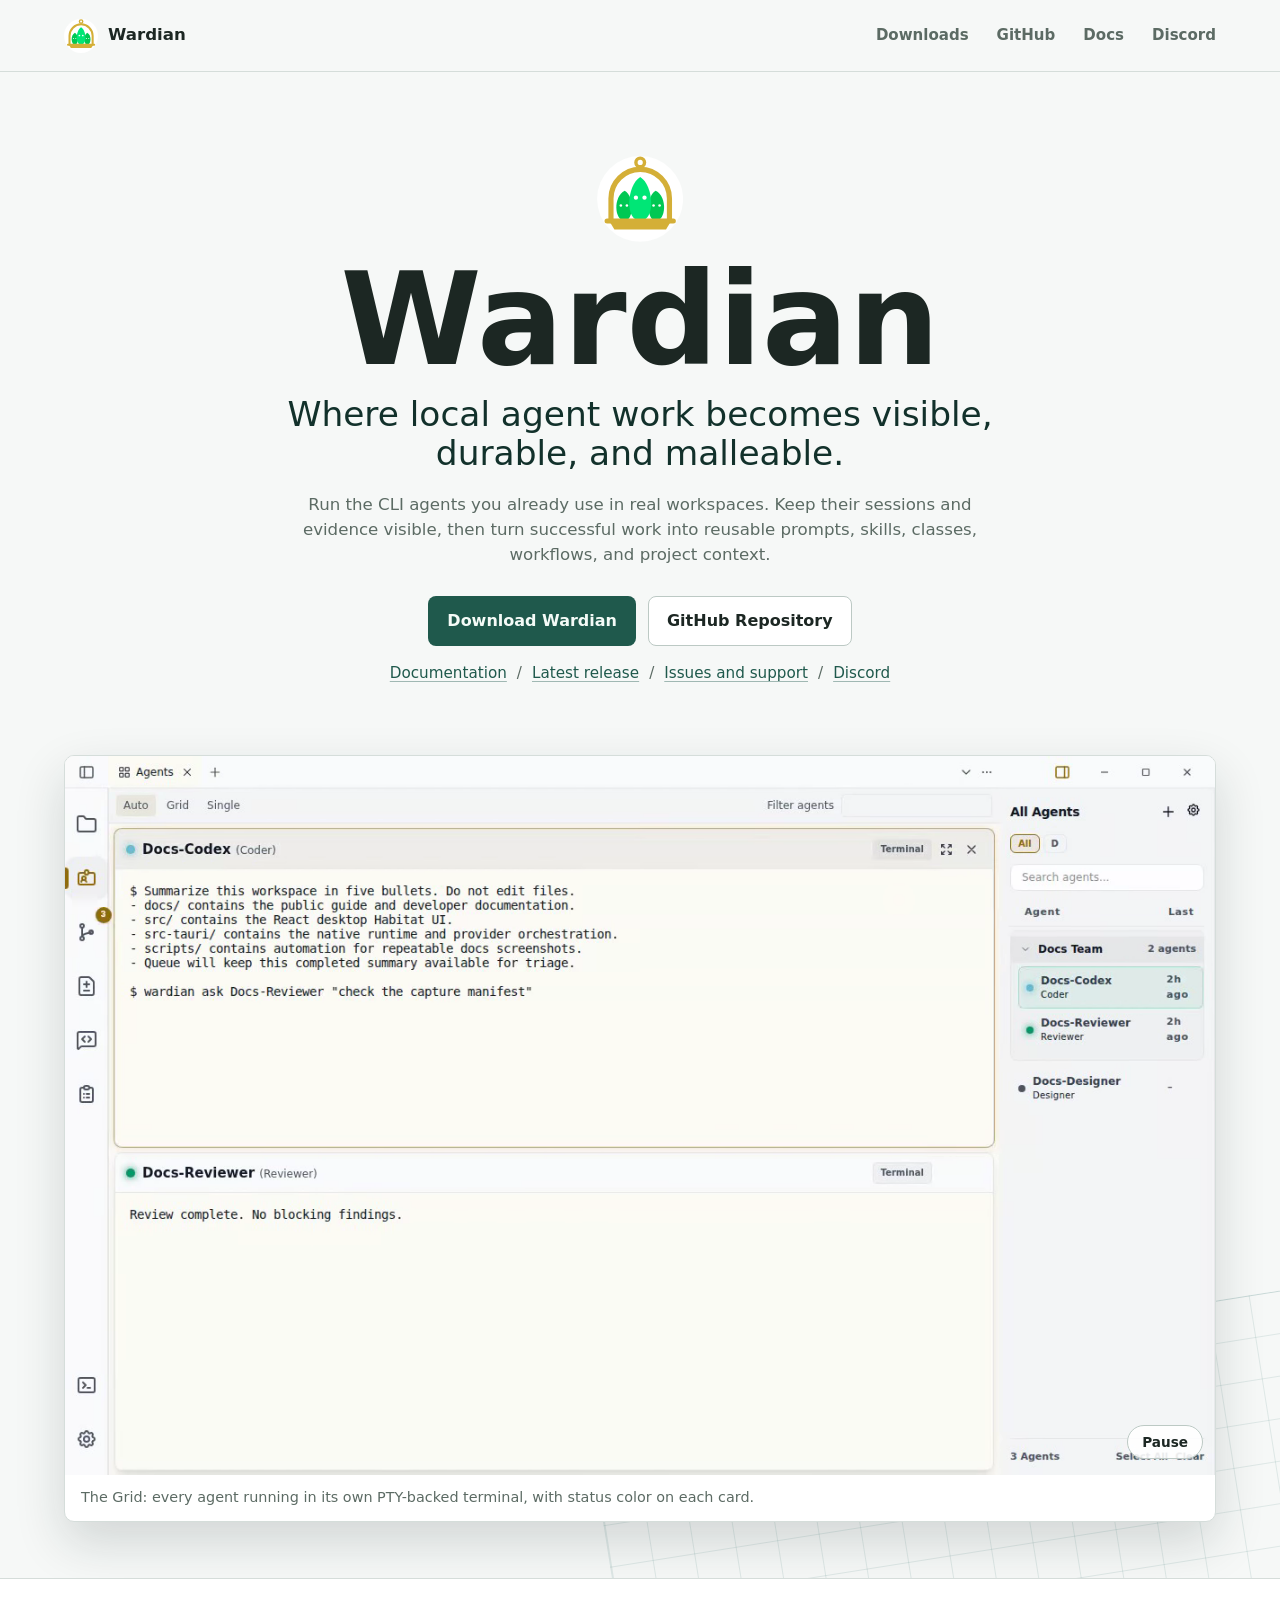
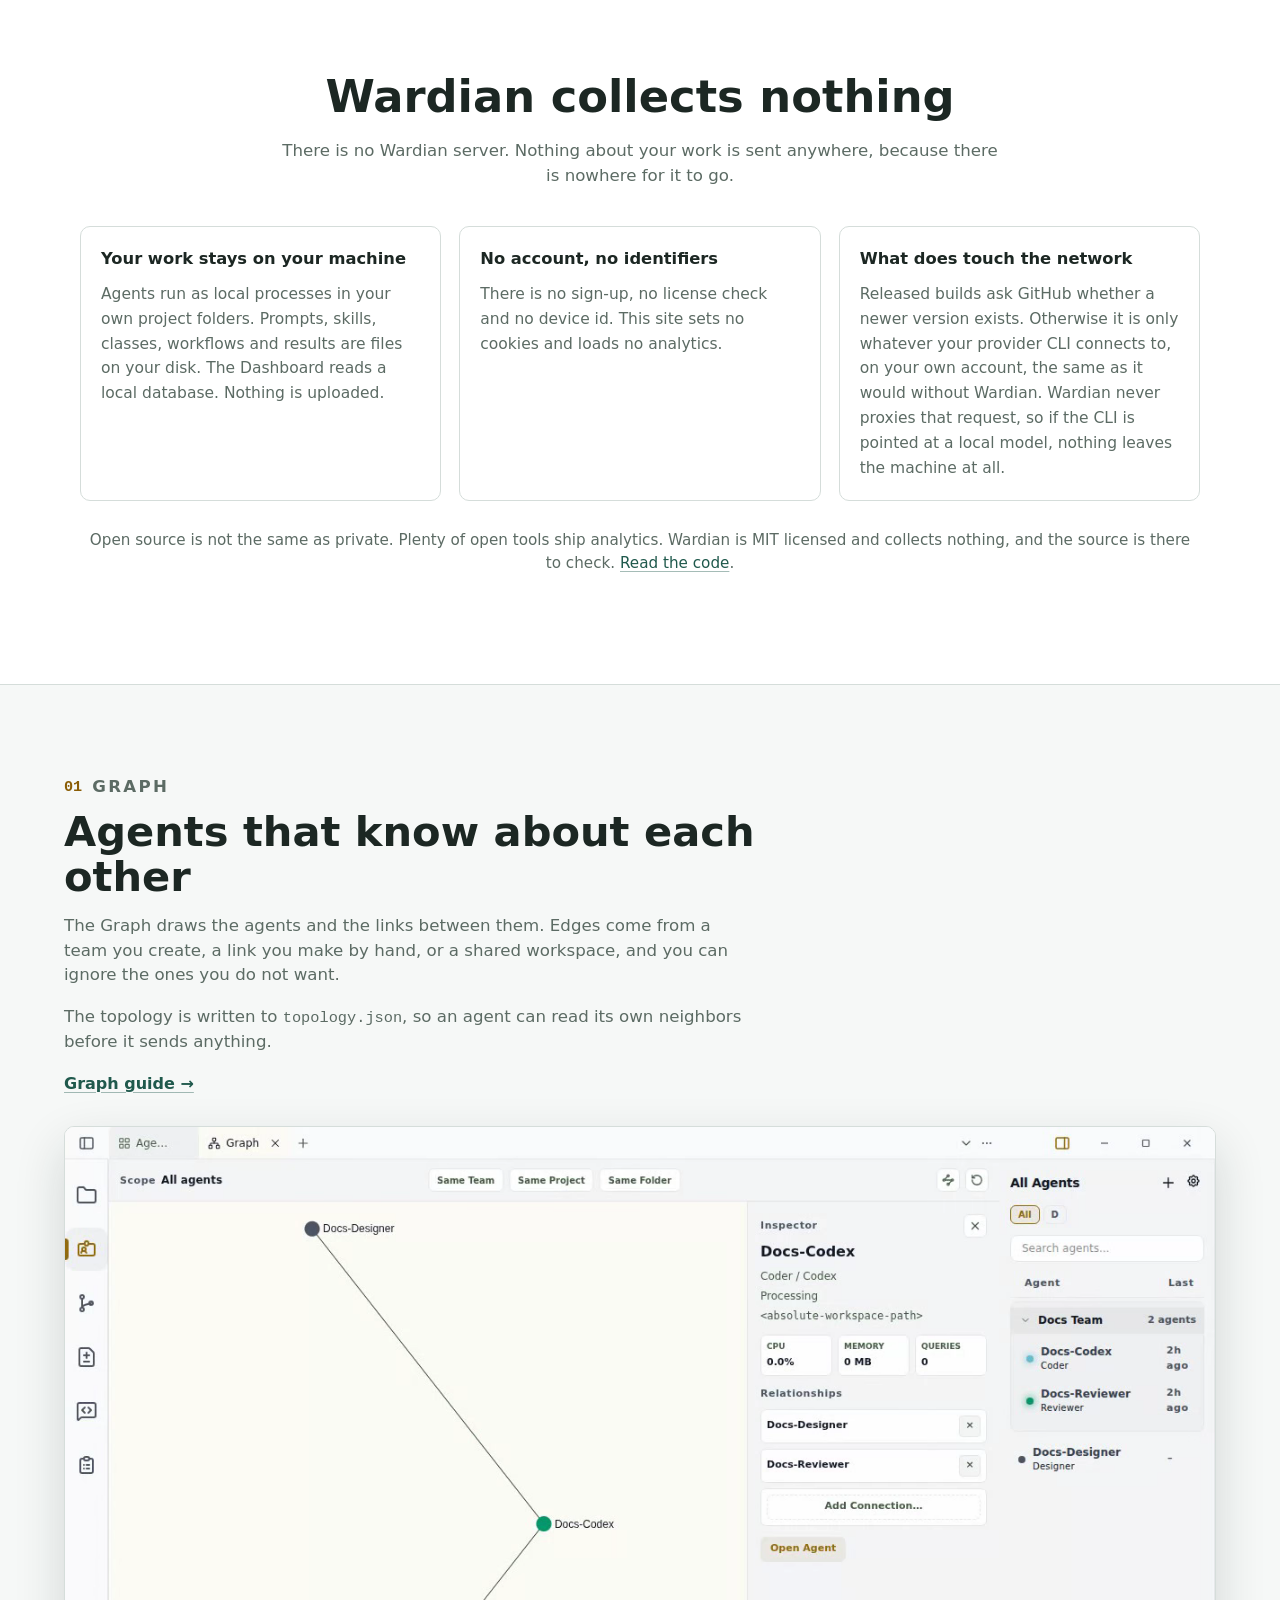
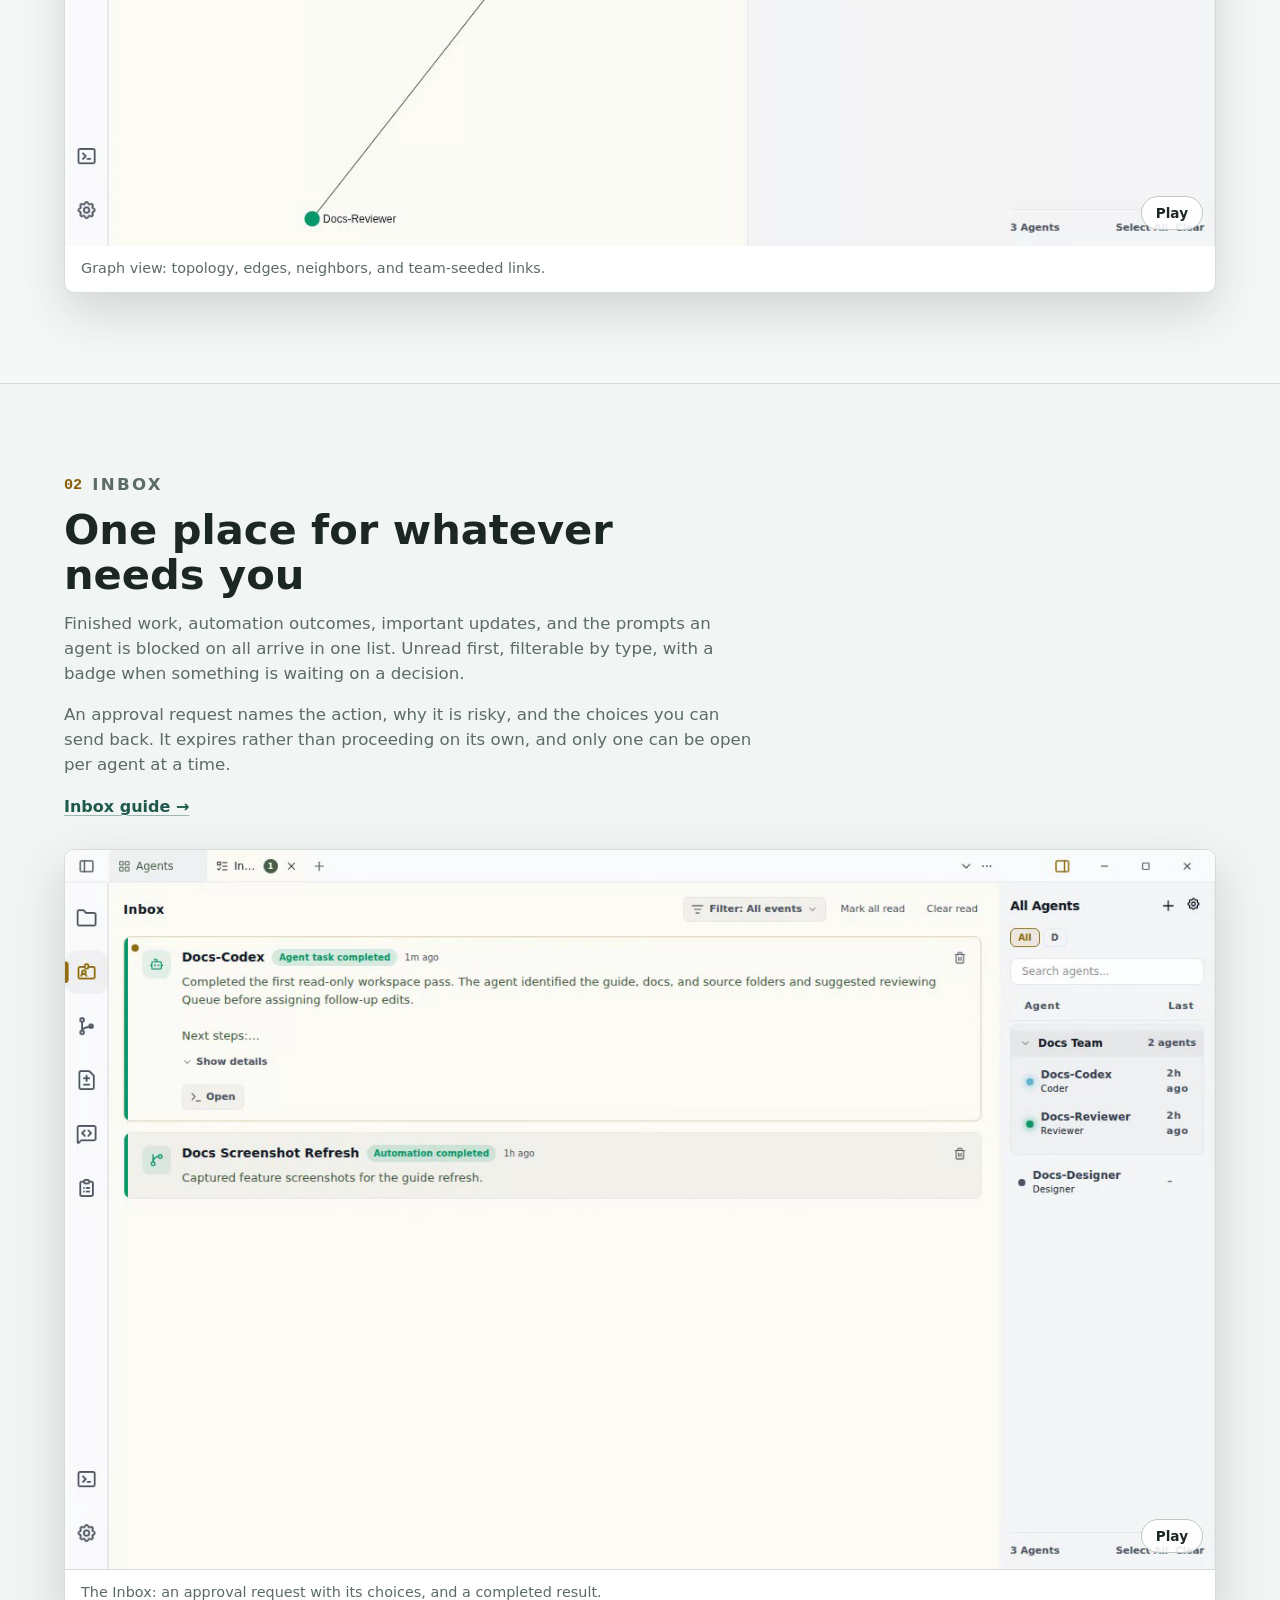
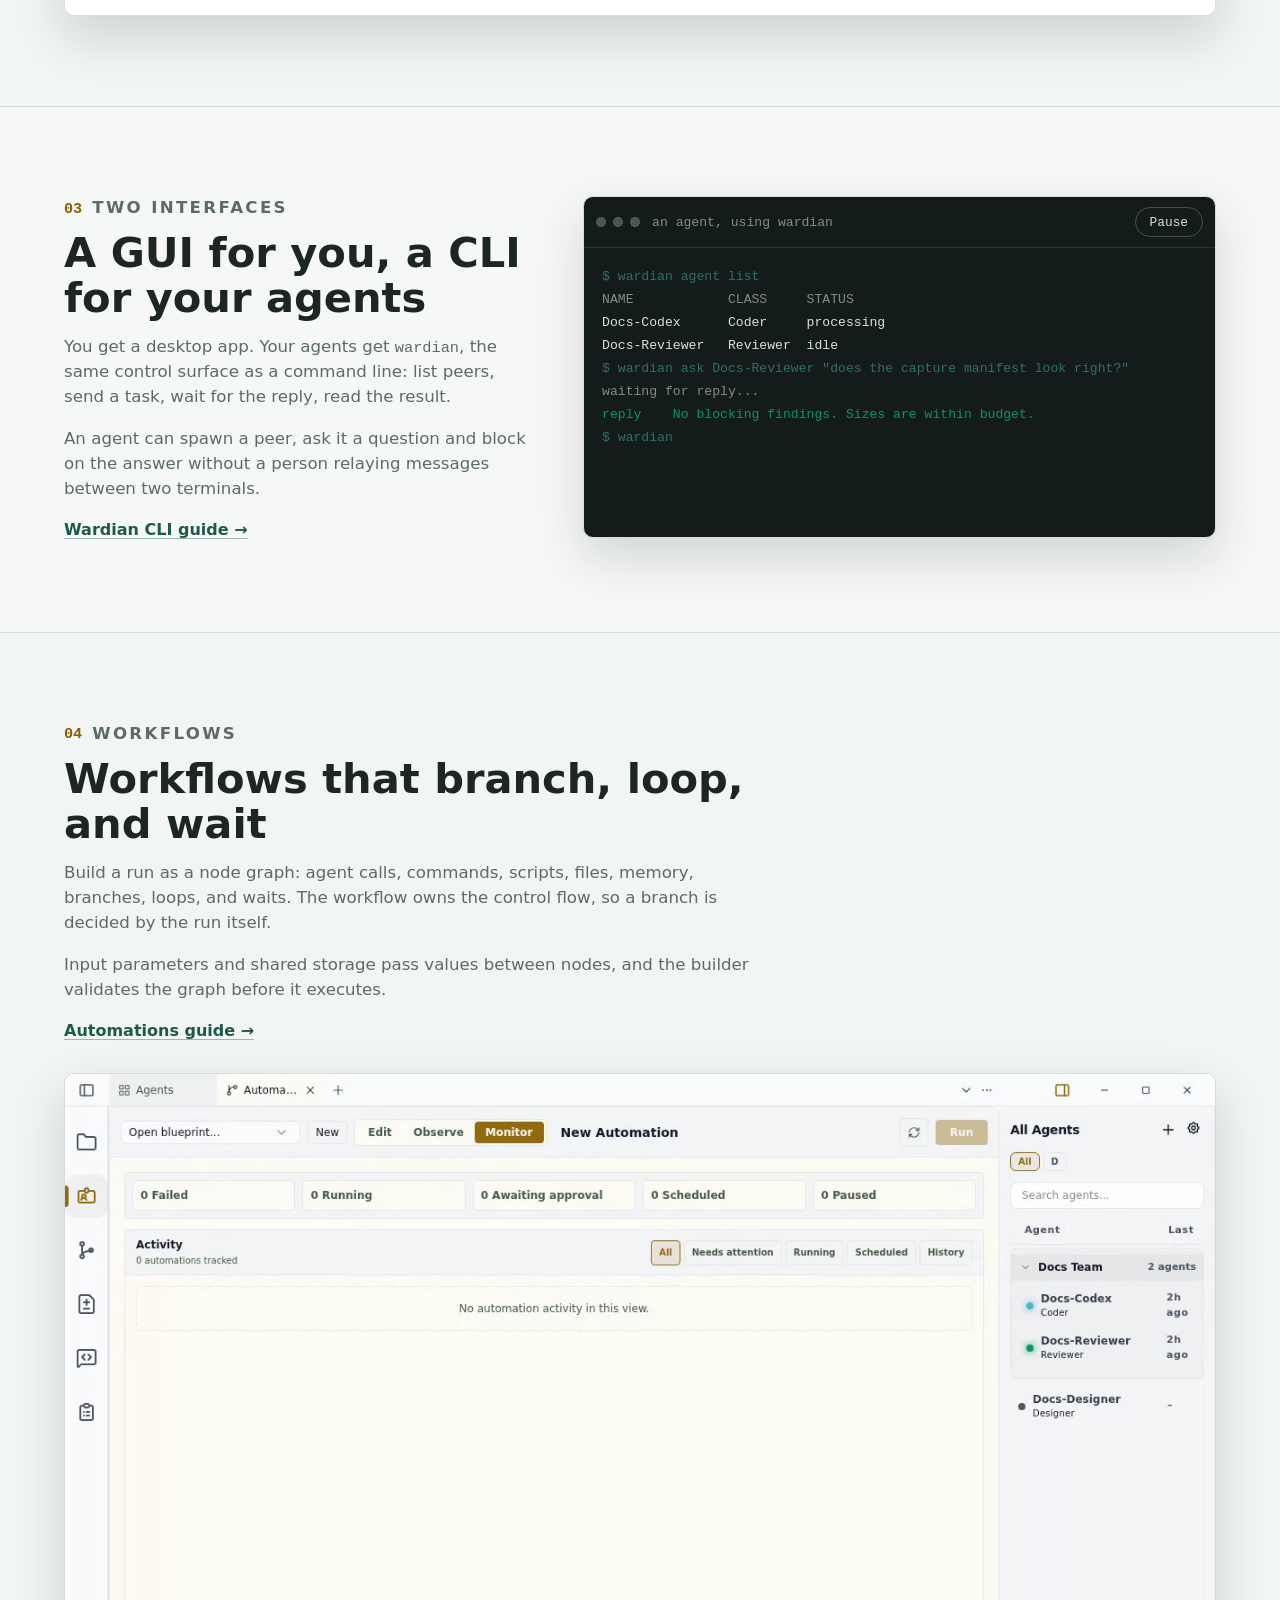
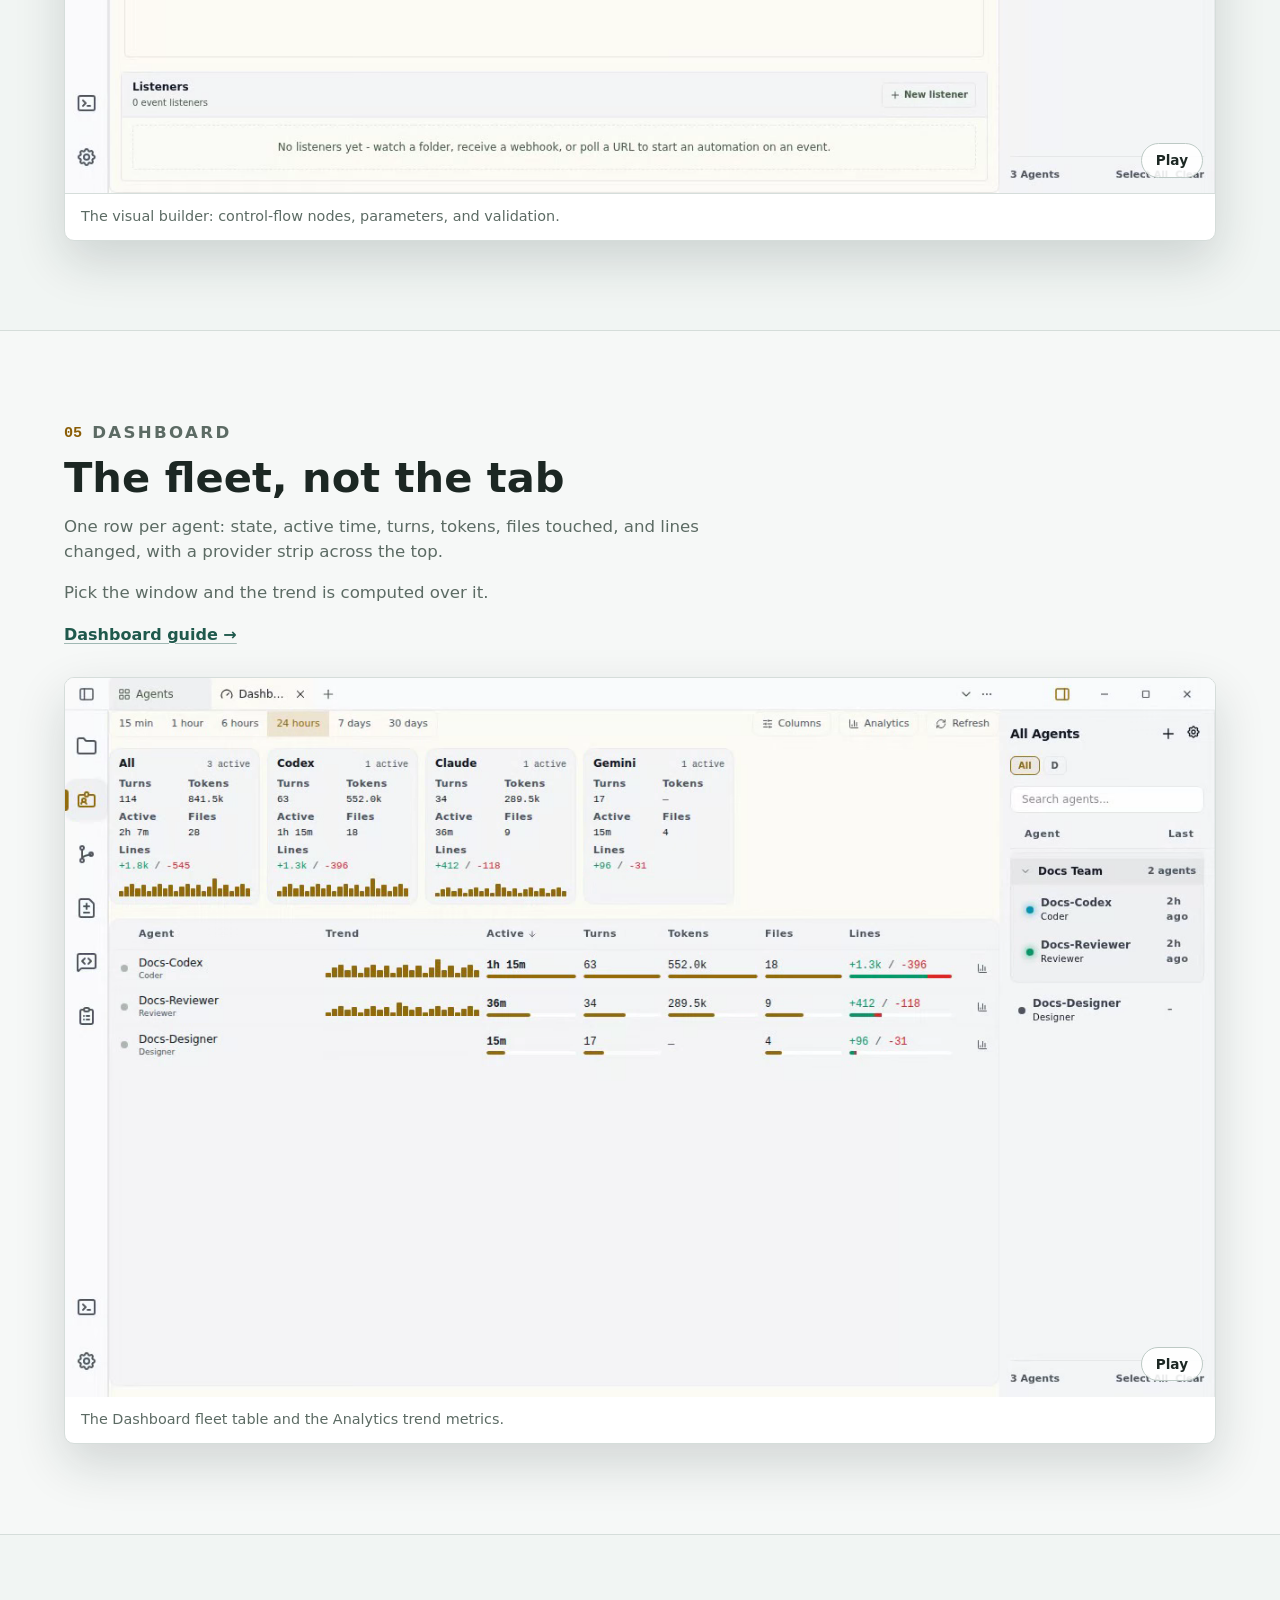
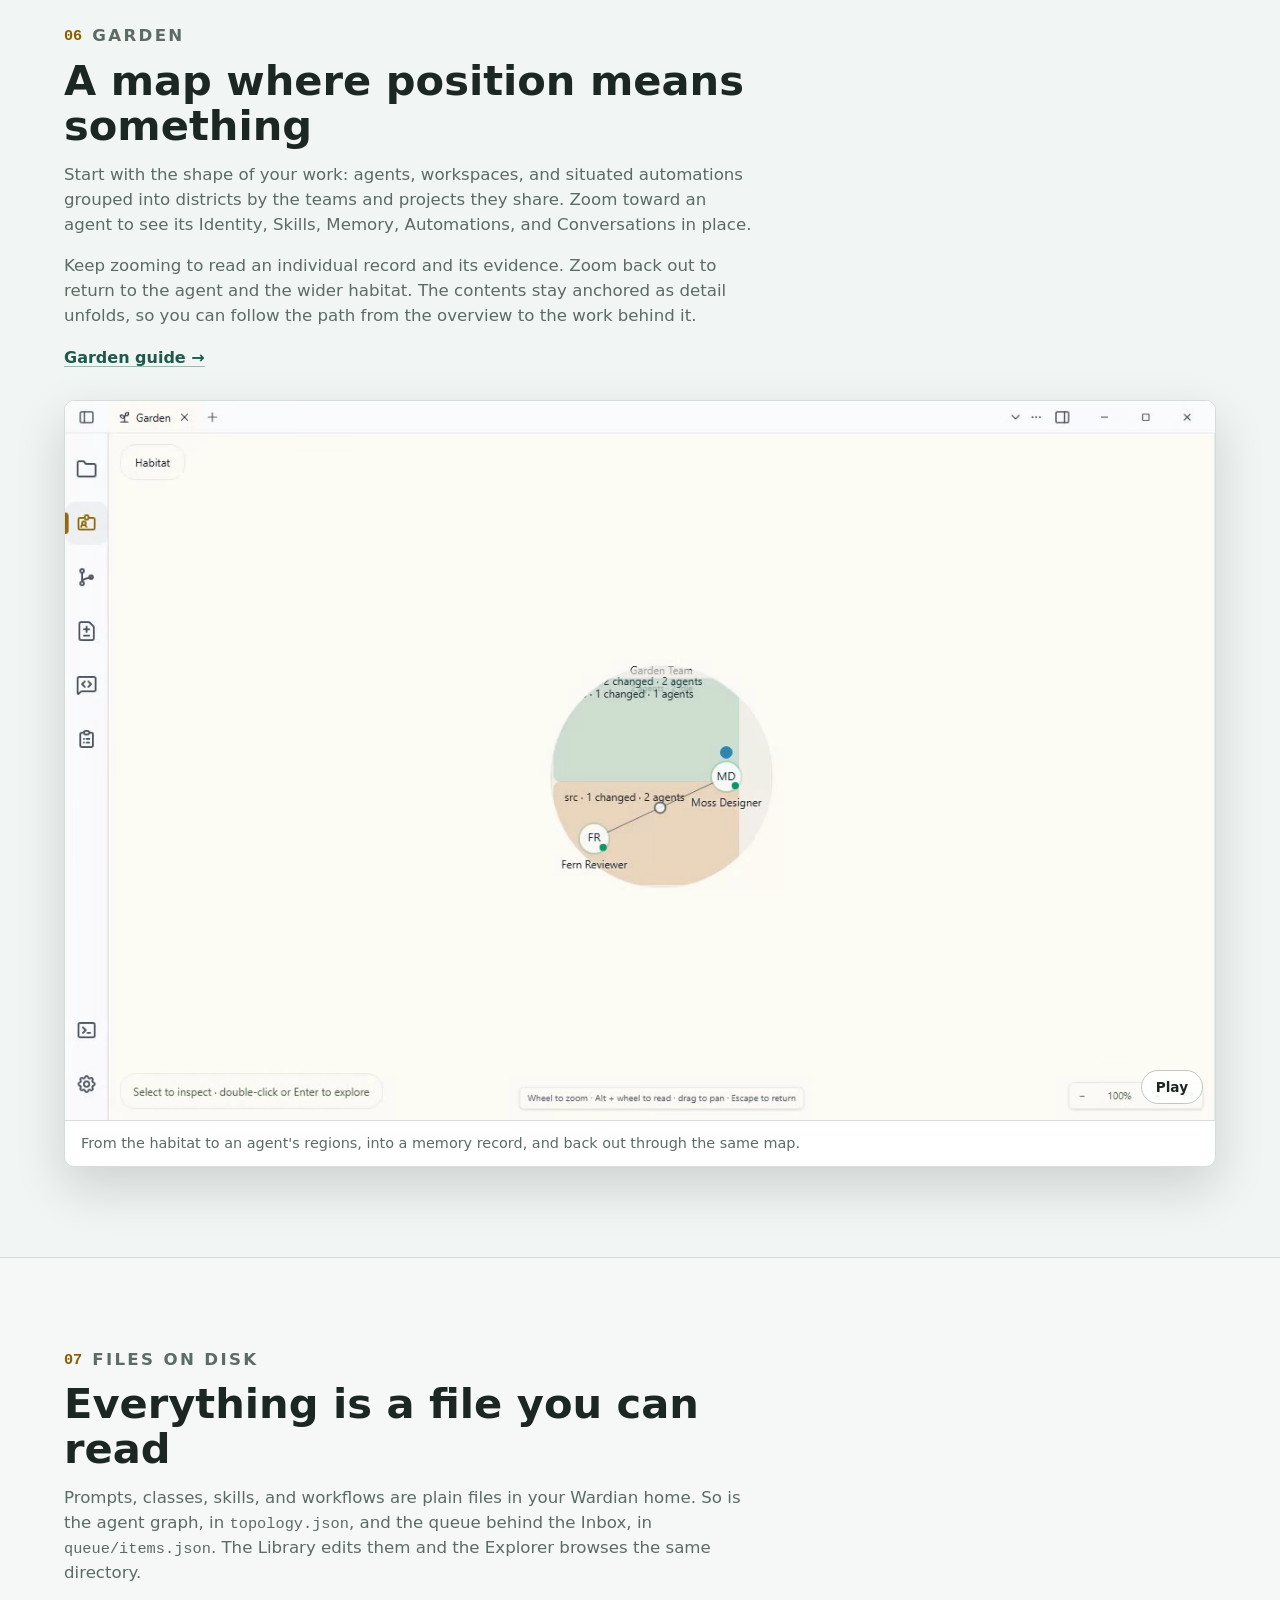
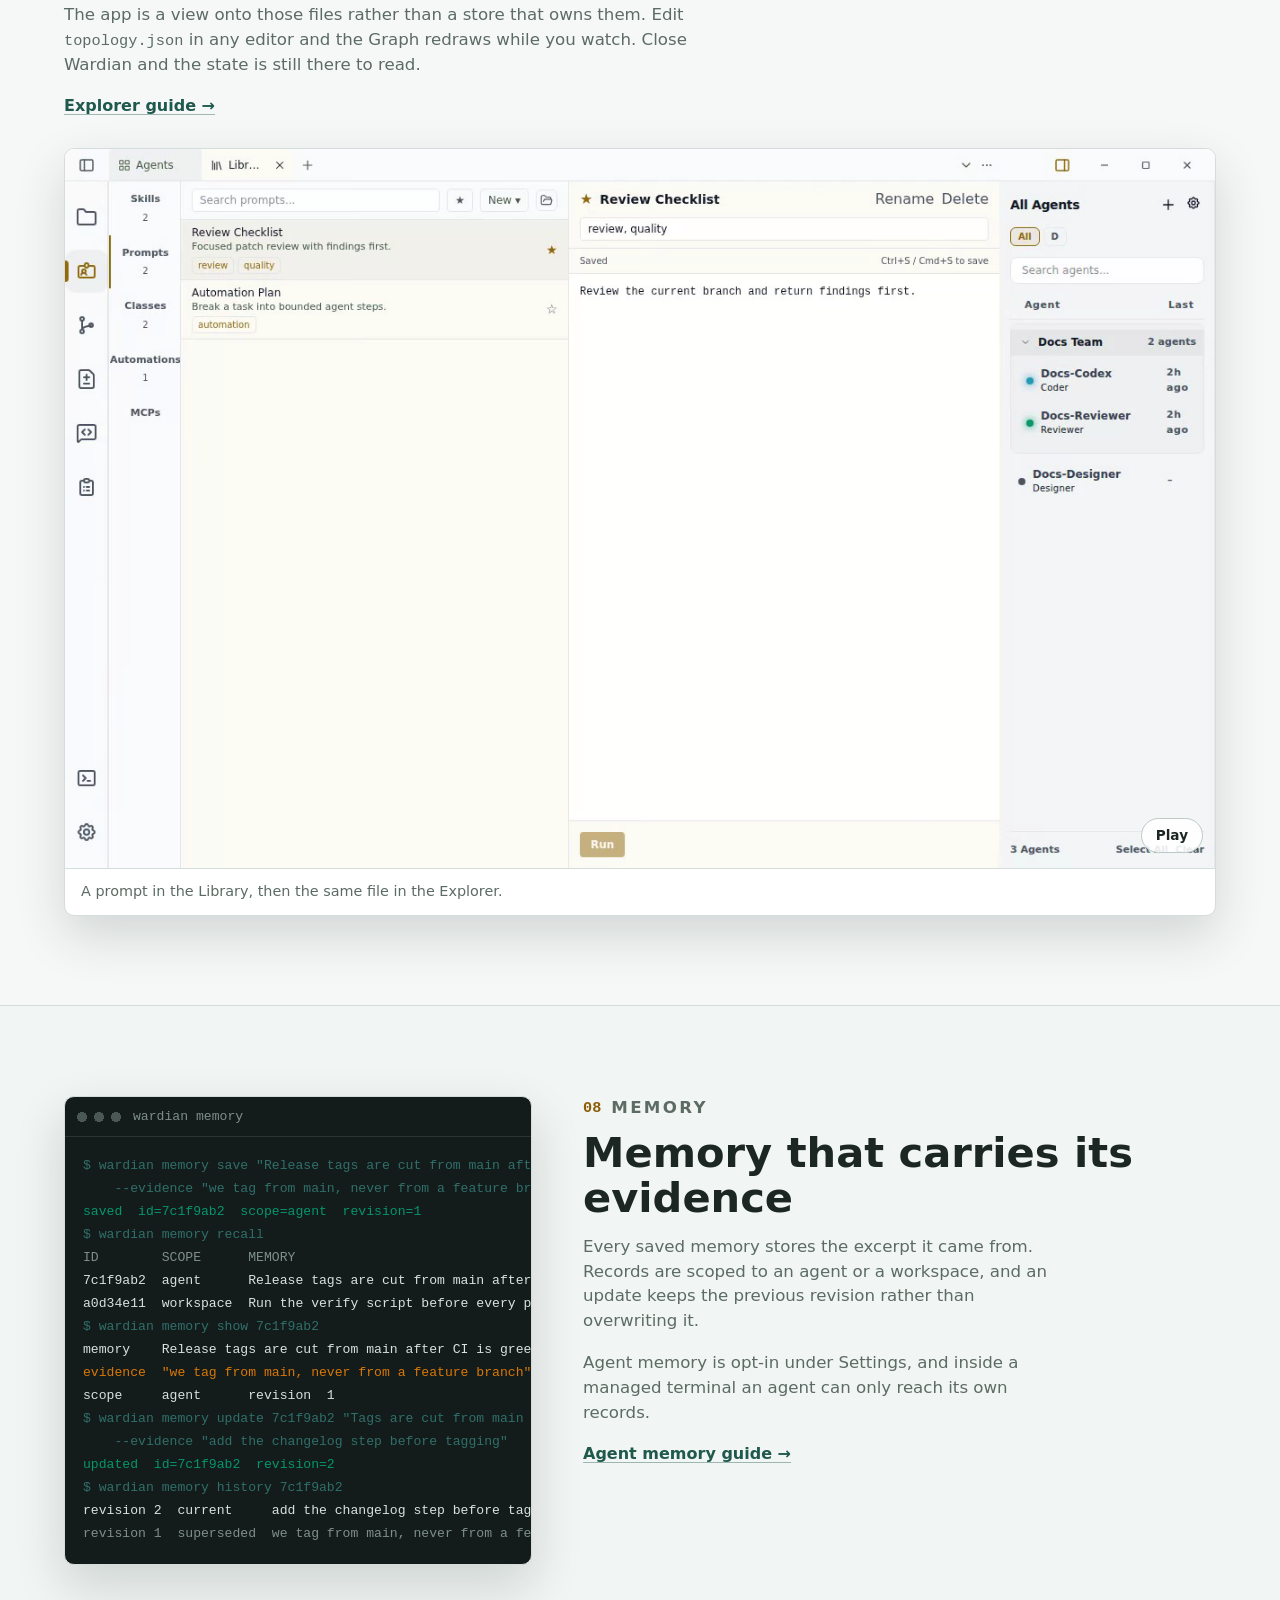
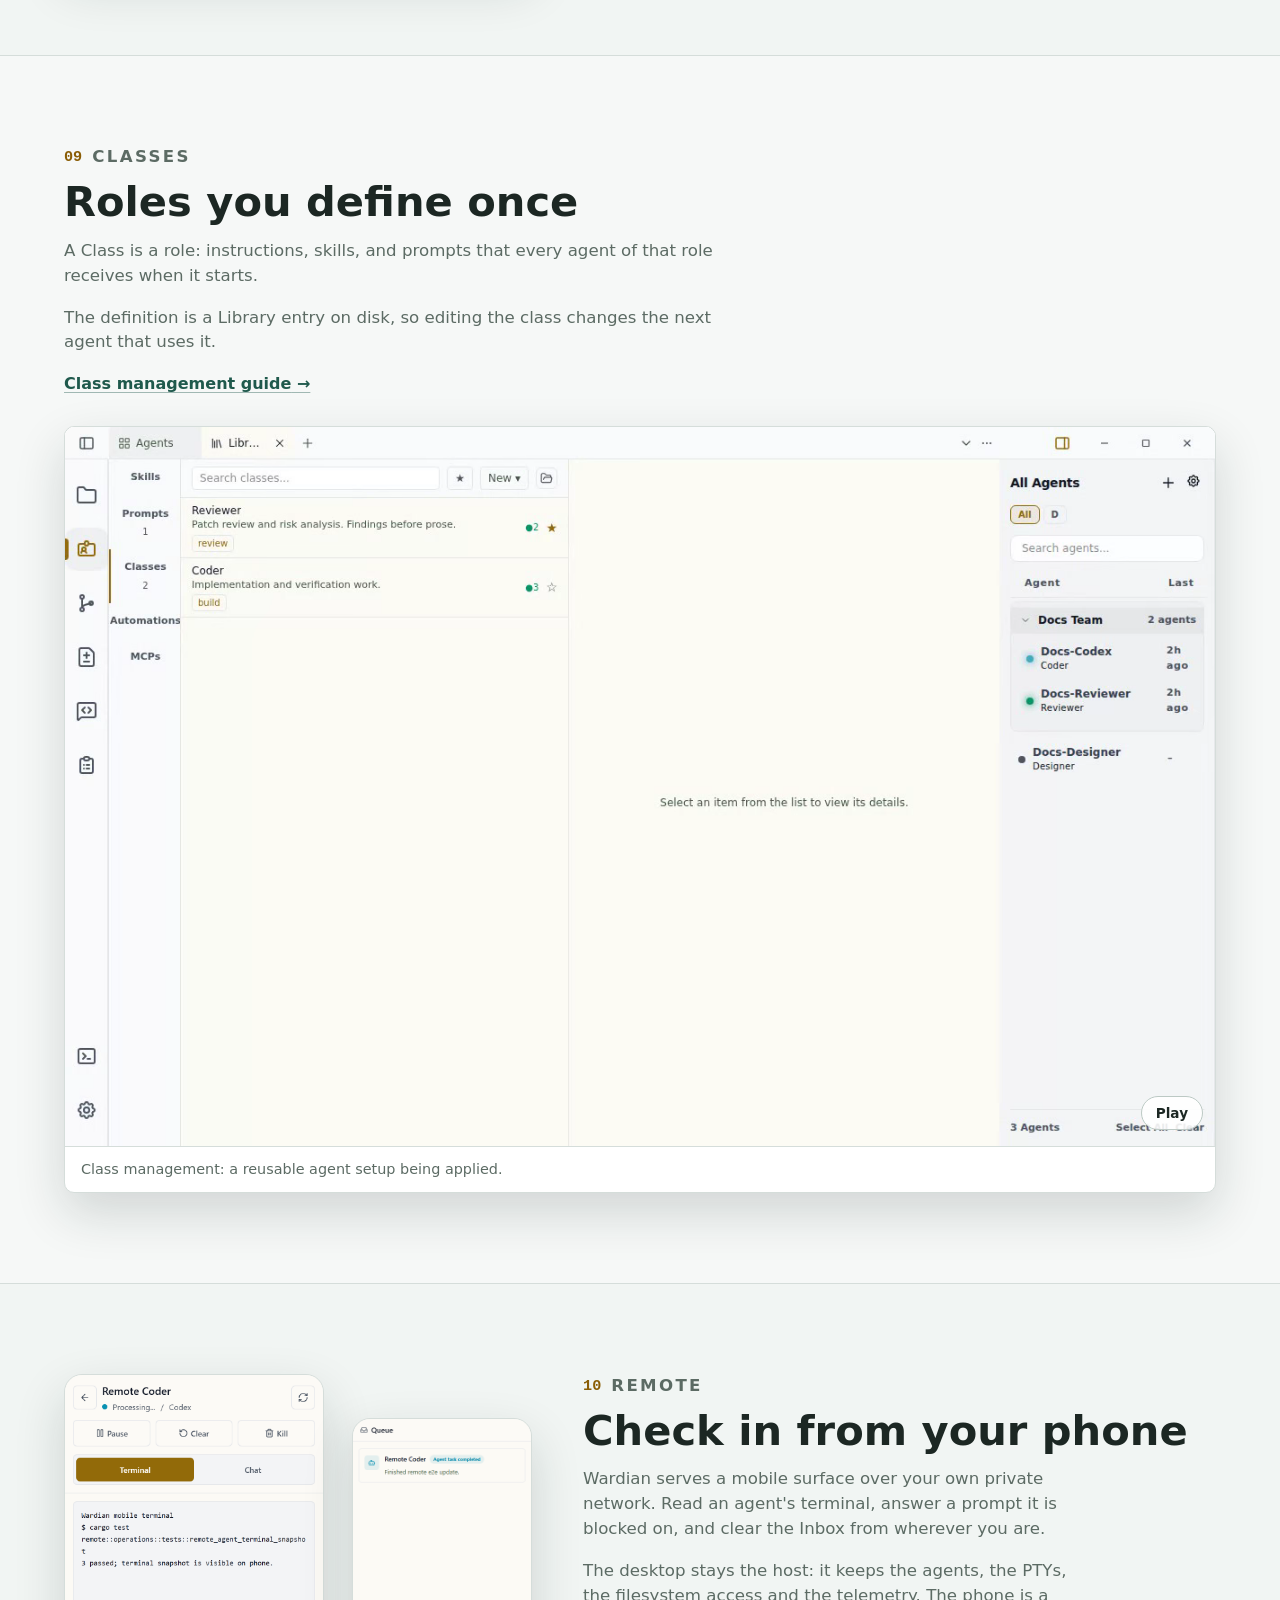
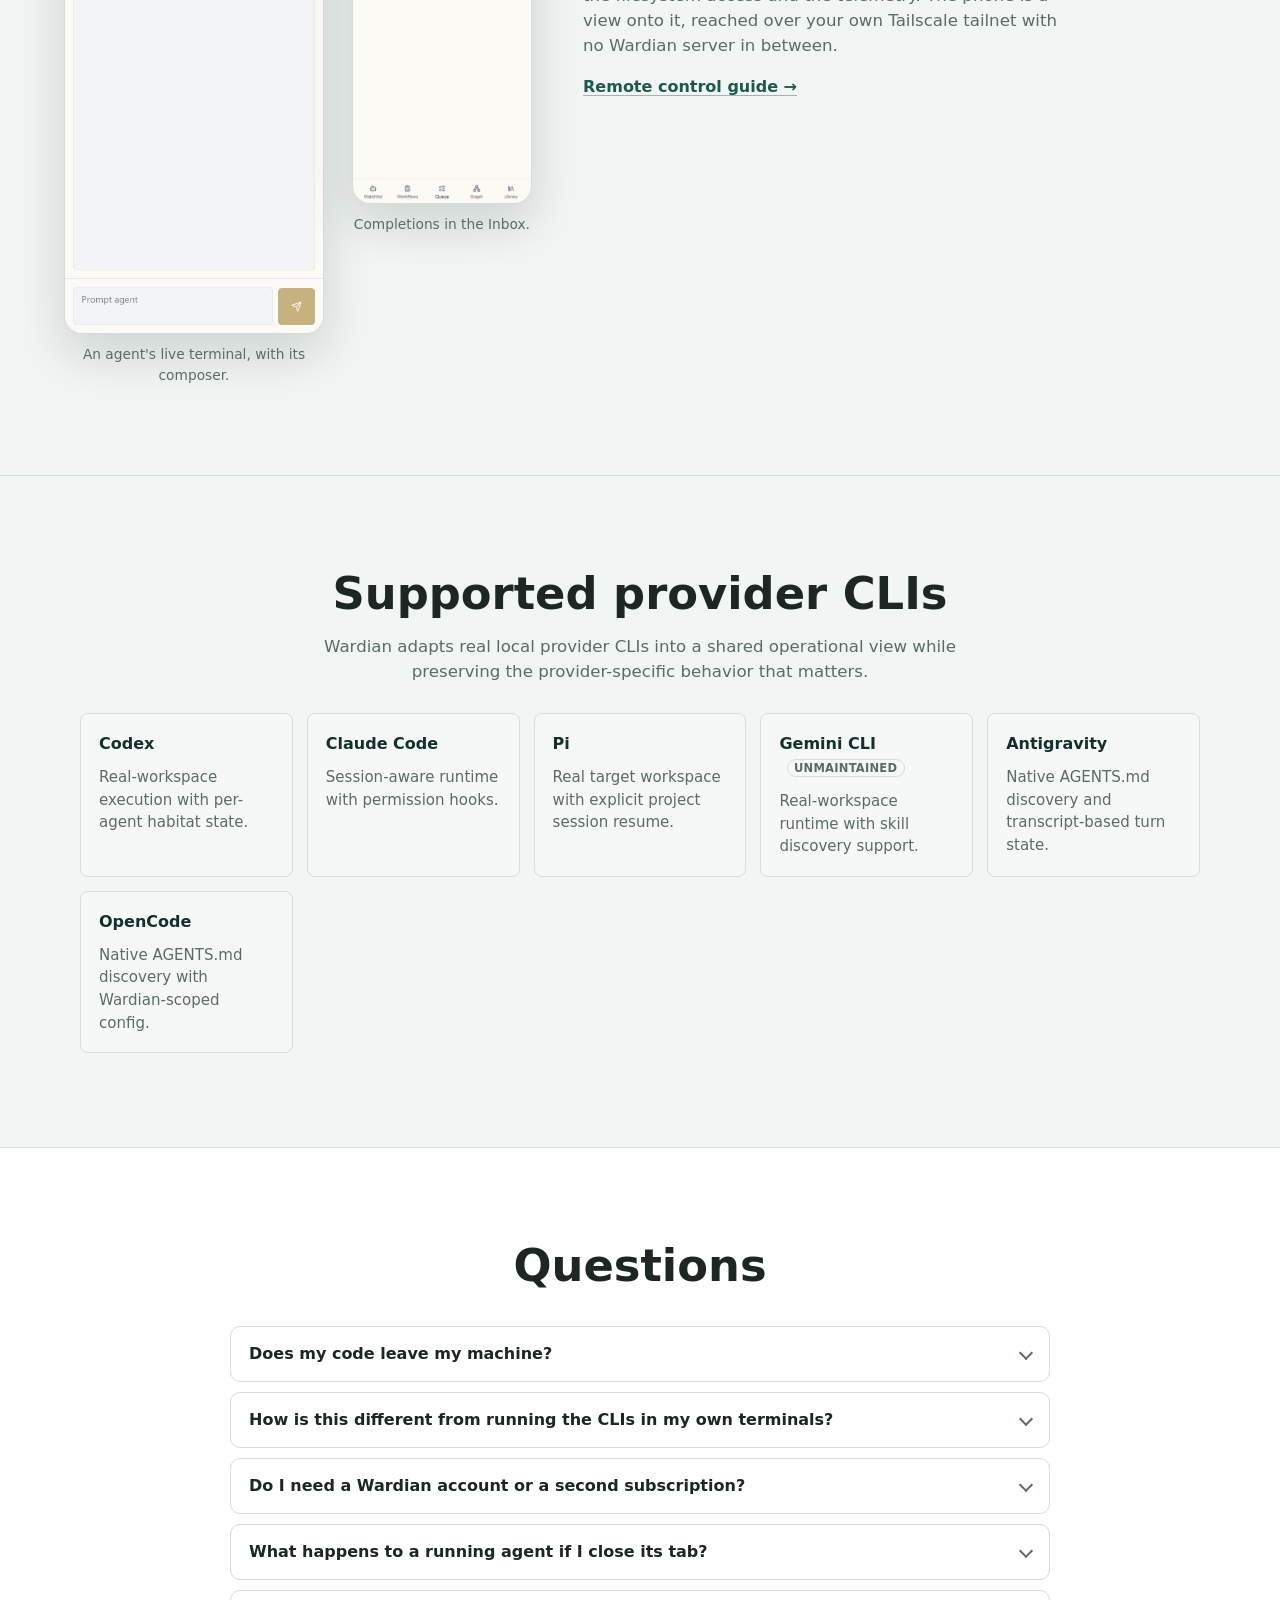
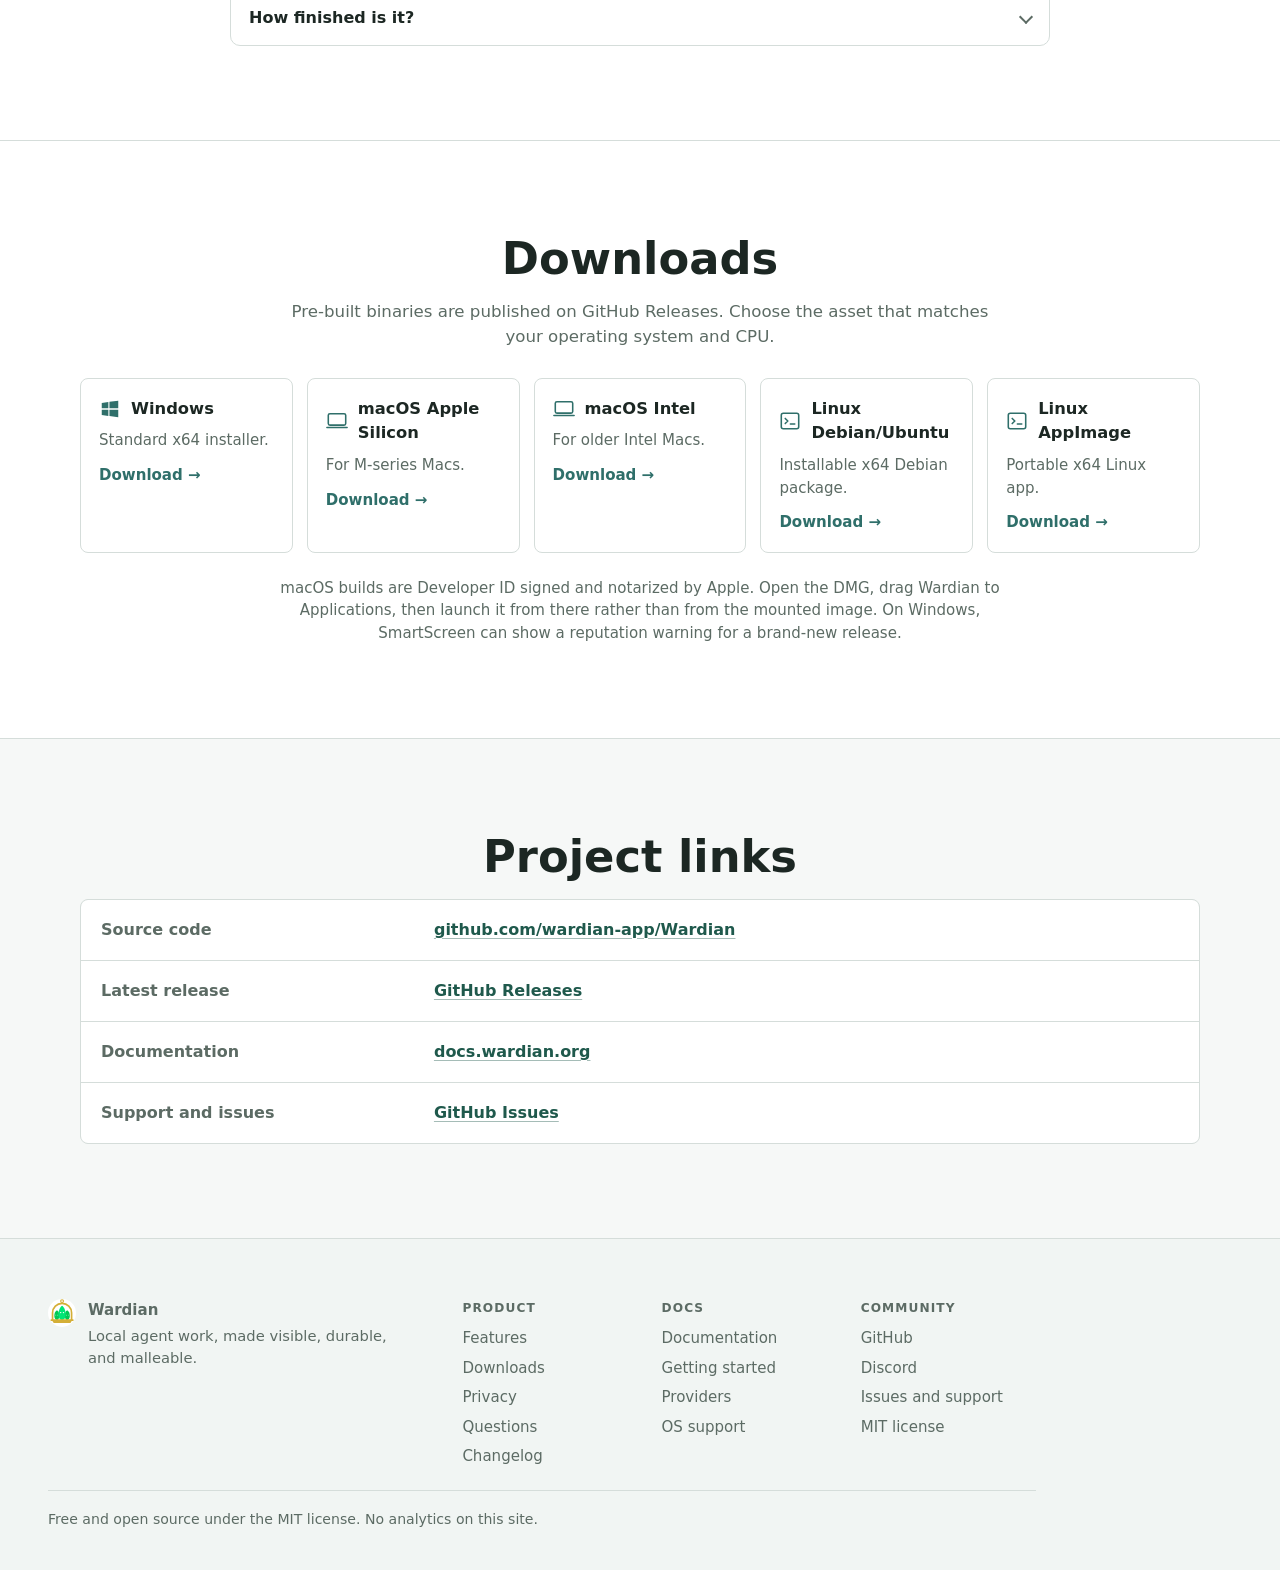
<file: index.html>
<!doctype html>
<html lang="en">
  <head>
    <meta charset="utf-8">
    <meta name="viewport" content="width=device-width, initial-scale=1">
    <title>Wardian - Local Agent Work, Made Durable</title>
    <meta
      name="description"
      content="Where local agent work becomes visible, durable, and malleable. Run real CLI agents in real workspaces and turn successful work into reusable practice."
    >
    <link rel="canonical" href="https://wardian.org/">
    <meta property="og:title" content="Wardian - Local Agent Work, Made Durable">
    <meta
      property="og:description"
      content="Where local agent work becomes visible, durable, and malleable."
    >
    <meta property="og:url" content="https://wardian.org/">
    <meta property="og:type" content="website">
    <meta property="og:site_name" content="Wardian">
    <meta property="og:image" content="https://wardian.org/assets/wardian-screenshot.png">
    <meta property="og:image:width" content="1280">
    <meta property="og:image:height" content="800">
    <meta property="og:image:alt" content="The Wardian desktop app with two live agent terminals and the agent roster.">
    <meta name="twitter:card" content="summary_large_image">
    <meta name="twitter:title" content="Wardian - Local Agent Work, Made Durable">
    <meta name="twitter:description" content="Where local agent work becomes visible, durable, and malleable.">
    <meta name="twitter:image" content="https://wardian.org/assets/wardian-screenshot.png">
    <meta name="theme-color" content="#2f6f6a">
    <link rel="icon" href="favicon.svg" type="image/svg+xml">
    <link rel="stylesheet" href="styles.css">
    <script>
      // Marks the document as scripted so the clips can replace their
      // <noscript> poster images. Without this the page renders the posters.
      document.documentElement.classList.add("js");
    </script>
    <script type="module" src="assets/site.mjs"></script>
  </head>
  <body>
    <a class="skip-link" href="#features">Skip to features</a>

    <header class="site-header">
      <a class="brand" href="/" aria-label="Wardian home">
        <img class="brand-mark" src="assets/wardian-logo.svg" alt="" width="34" height="34">
        <span>Wardian</span>
      </a>
      <nav class="top-nav" aria-label="Primary navigation">
        <a href="#downloads">Downloads</a>
        <a href="https://github.com/wardian-app/Wardian">GitHub</a>
        <a href="https://docs.wardian.org/">Docs</a>
        <a href="https://discord.gg/dVF9PgqwnT">Discord</a>
      </nav>
    </header>

    <main>
      <section class="intro" aria-labelledby="intro-title">
        <div class="intro-copy">
          <img class="hero-logo" src="assets/wardian-logo.svg" alt="" width="86" height="86">
          <h1 id="intro-title">Wardian</h1>
          <p class="lede">
            Where local agent work becomes visible, durable, and malleable.
          </p>
          <p class="summary">
            Run the CLI agents you already use in real workspaces. Keep their
            sessions and evidence visible, then turn successful work into
            reusable prompts, skills, classes, workflows, and project context.
          </p>
          <div class="actions" aria-label="Product links">
            <a class="button primary" href="#downloads">Download Wardian</a>
            <a class="button secondary" href="https://github.com/wardian-app/Wardian">
              GitHub Repository
            </a>
          </div>
          <div class="support-links">
            <a href="https://docs.wardian.org/">Documentation</a>
            <span aria-hidden="true">/</span>
            <a href="https://github.com/wardian-app/Wardian/releases/latest">Latest release</a>
            <span aria-hidden="true">/</span>
            <a href="https://github.com/wardian-app/Wardian/issues">Issues and support</a>
            <span aria-hidden="true">/</span>
            <a href="https://discord.gg/dVF9PgqwnT">Discord</a>
          </div>
        </div>

        <figure class="product-visual feature-media" data-clip="hero">
          <video
            class="clip"
            poster="assets/media/hero.png"
            width="1280"
            height="800"
            muted
            loop
            playsinline
            preload="none"
            aria-label="Silent looping recording of the Wardian agent Grid with several live terminals and their status colors."
          >
            <source data-src="assets/media/hero.webm" type="video/webm">
            <source data-src="assets/media/hero.mp4" type="video/mp4">
          </video>
          <noscript>
            <img
              src="assets/media/hero.png"
              alt="The Wardian agent Grid with several live agent terminals and their status colors."
              width="1280"
              height="800"
            >
          </noscript>
          <figcaption>
            The Grid: every agent running in its own PTY-backed terminal, with
            status color on each card.
          </figcaption>
        </figure>
      </section>

      <section class="content-band privacy-band" id="privacy" aria-labelledby="privacy-title">
        <div class="section-inner">
          <h2 id="privacy-title">Wardian collects nothing</h2>
          <p class="section-lede">
            There is no Wardian server. Nothing about your work is sent
            anywhere, because there is nowhere for it to go.
          </p>

          <div class="privacy-grid">
            <article>
              <h3>Your work stays on your machine</h3>
              <p>
                Agents run as local processes in your own project folders.
                Prompts, skills, classes, workflows and results are files on
                your disk. The Dashboard reads a local database. Nothing is
                uploaded.
              </p>
            </article>
            <article>
              <h3>No account, no identifiers</h3>
              <p>
                There is no sign-up, no license check and no device id. This
                site sets no cookies and loads no analytics.
              </p>
            </article>
            <article>
              <h3>What does touch the network</h3>
              <p>
                Released builds ask GitHub whether a newer version exists.
                Otherwise it is only whatever your provider CLI connects to, on
                your own account, the same as it would without Wardian. Wardian
                never proxies that request, so if the CLI is pointed at a local
                model, nothing leaves the machine at all.
              </p>
            </article>
          </div>

          <p class="privacy-note">
            Open source is not the same as private. Plenty of open tools ship
            analytics. Wardian is MIT licensed and collects nothing, and the
            source is there to check.
            <a href="https://github.com/wardian-app/Wardian">Read the code</a>.
          </p>
        </div>
      </section>

      <div id="features" class="features" role="region" aria-label="What Wardian does">
        <section class="feature" id="feature-graph" data-clip="graph" aria-labelledby="feature-graph-title">
          <div class="feature-inner">
            <div class="feature-copy">
              <p class="feature-eyebrow"><span class="feature-index">01</span> Graph</p>
              <h2 id="feature-graph-title">Agents that know about each other</h2>
              <p>
                The Graph draws the agents and the links between them. Edges
                come from a team you create, a link you make by hand, or a
                shared workspace, and you can ignore the ones you do not want.
              </p>
              <p>
                The topology is written to <code>topology.json</code>, so an
                agent can read its own neighbors before it sends anything.
              </p>
              <a class="feature-link" href="https://docs.wardian.org/guide/graph">Graph guide</a>
            </div>
            <figure class="feature-media">
              <video
                class="clip"
                poster="assets/media/graph.png"
                width="1280"
                height="800"
                muted
                loop
                playsinline
                preload="none"
                aria-label="Silent looping recording of the Wardian Graph view showing agent topology, edges, and neighbors."
              >
                <source data-src="assets/media/graph.webm" type="video/webm">
                <source data-src="assets/media/graph.mp4" type="video/mp4">
              </video>
              <noscript>
                <img
                  src="assets/media/graph.png"
                  alt="The Wardian Graph view showing agent topology, edges, and neighbors."
                  width="1280"
                  height="800"
                >
              </noscript>
              <figcaption>Graph view: topology, edges, neighbors, and team-seeded links.</figcaption>
            </figure>
          </div>
        </section>

        <section class="feature" id="feature-inbox" data-clip="inbox" aria-labelledby="feature-inbox-title">
          <div class="feature-inner">
            <div class="feature-copy">
              <p class="feature-eyebrow"><span class="feature-index">02</span> Inbox</p>
              <h2 id="feature-inbox-title">One place for whatever needs you</h2>
              <p>
                Finished work, automation outcomes, important updates, and the
                prompts an agent is blocked on all arrive in one list. Unread
                first, filterable by type, with a badge when something is
                waiting on a decision.
              </p>
              <p>
                An approval request names the action, why it is risky, and the
                choices you can send back. It expires rather than proceeding on
                its own, and only one can be open per agent at a time.
              </p>
              <a class="feature-link" href="https://docs.wardian.org/guide/inbox">Inbox guide</a>
            </div>
            <figure class="feature-media">
              <video
                class="clip"
                poster="assets/media/inbox.png"
                width="1280"
                height="800"
                muted
                loop
                playsinline
                preload="none"
                aria-label="Silent looping recording of the Wardian Inbox showing an approval request with its choices and a completed agent result."
              >
                <source data-src="assets/media/inbox.webm" type="video/webm">
                <source data-src="assets/media/inbox.mp4" type="video/mp4">
              </video>
              <noscript>
                <img
                  src="assets/media/inbox.png"
                  alt="The Wardian Inbox showing an approval request with its choices and a completed agent result."
                  width="1280"
                  height="800"
                >
              </noscript>
              <figcaption>The Inbox: an approval request with its choices, and a completed result.</figcaption>
            </figure>
          </div>
        </section>

        <section class="feature widget-section" id="claim-cli" aria-labelledby="claim-cli-title">
          <div class="feature-inner">
            <div class="feature-copy">
              <p class="feature-eyebrow"><span class="feature-index">03</span> Two interfaces</p>
              <h2 id="claim-cli-title">A GUI for you, a CLI for your agents</h2>
              <p>
                You get a desktop app. Your agents get <code>wardian</code>, the
                same control surface as a command line: list peers, send a task,
                wait for the reply, read the result.
              </p>
              <p>
                An agent can spawn a peer, ask it a question and block on the
                answer without a person relaying messages between two terminals.
              </p>
              <a class="feature-link" href="https://docs.wardian.org/guide/cli">Wardian CLI guide</a>
            </div>

            <div class="terminal" data-terminal>
              <div class="terminal-bar">
                <span class="terminal-dots" aria-hidden="true"></span>
                <span class="terminal-title">an agent, using wardian</span>
                <button class="terminal-toggle" type="button" data-terminal-toggle hidden>
                  Pause
                </button>
              </div>
              <pre class="terminal-body" data-terminal-body tabindex="0"><span class="tl cmd">$ wardian agent list</span>
<span class="tl dim">NAME            CLASS     STATUS</span>
<span class="tl">Docs-Codex      Coder     processing</span>
<span class="tl">Docs-Reviewer   Reviewer  idle</span>
<span class="tl cmd">$ wardian ask Docs-Reviewer "does the capture manifest look right?"</span>
<span class="tl dim">waiting for reply...</span>
<span class="tl ok">reply    No blocking findings. Sizes are within budget.</span>
<span class="tl cmd">$ wardian agent spawn --class Coder --name Docs-Encoder</span>
<span class="tl ok">spawned  Docs-Encoder  class=Coder</span>
<span class="tl cmd">$ wardian memory save "Clips render near 1200px, so capture at 1280" \</span>
<span class="tl cmd">    --evidence "a 1600px capture was shown at 0.4x and text turned to mush"</span>
<span class="tl ok">saved    id=7c1f9ab2  scope=workspace  revision=1</span></pre>
            </div>
          </div>
        </section>

        <section class="feature" id="feature-workflows" data-clip="workflows" aria-labelledby="feature-workflows-title">
          <div class="feature-inner">
            <div class="feature-copy">
              <p class="feature-eyebrow"><span class="feature-index">04</span> Workflows</p>
              <h2 id="feature-workflows-title">Workflows that branch, loop, and wait</h2>
              <p>
                Build a run as a node graph: agent calls, commands, scripts,
                files, memory, branches, loops, and waits. The workflow owns the
                control flow, so a branch is decided by the run itself.
              </p>
              <p>
                Input parameters and shared storage pass values between nodes,
                and the builder validates the graph before it executes.
              </p>
              <a class="feature-link" href="https://docs.wardian.org/guide/automations">Automations guide</a>
            </div>
            <figure class="feature-media">
              <video
                class="clip"
                poster="assets/media/workflows.png"
                width="1280"
                height="800"
                muted
                loop
                playsinline
                preload="none"
                aria-label="Silent looping recording of the Wardian visual workflow builder with control-flow nodes, parameters, and validation."
              >
                <source data-src="assets/media/workflows.webm" type="video/webm">
                <source data-src="assets/media/workflows.mp4" type="video/mp4">
              </video>
              <noscript>
                <img
                  src="assets/media/workflows.png"
                  alt="The Wardian visual workflow builder with control-flow nodes, parameters, and validation."
                  width="1280"
                  height="800"
                >
              </noscript>
              <figcaption>The visual builder: control-flow nodes, parameters, and validation.</figcaption>
            </figure>
          </div>
        </section>

        <section class="feature" id="feature-dashboard" data-clip="dashboard" aria-labelledby="feature-dashboard-title">
          <div class="feature-inner">
            <div class="feature-copy">
              <p class="feature-eyebrow"><span class="feature-index">05</span> Dashboard</p>
              <h2 id="feature-dashboard-title">The fleet, not the tab</h2>
              <p>
                One row per agent: state, active time, turns, tokens, files
                touched, and lines changed, with a provider strip across the
                top.
              </p>
              <p>
                Pick the window and the trend is computed over it.
              </p>
              <a class="feature-link" href="https://docs.wardian.org/guide/dashboard">Dashboard guide</a>
            </div>
            <figure class="feature-media">
              <video
                class="clip"
                poster="assets/media/dashboard.png"
                width="1280"
                height="800"
                muted
                loop
                playsinline
                preload="none"
                aria-label="Silent looping recording of the Wardian Dashboard fleet table and Analytics trend metrics."
              >
                <source data-src="assets/media/dashboard.webm" type="video/webm">
                <source data-src="assets/media/dashboard.mp4" type="video/mp4">
              </video>
              <noscript>
                <img
                  src="assets/media/dashboard.png"
                  alt="The Wardian Dashboard fleet table and Analytics trend metrics."
                  width="1280"
                  height="800"
                >
              </noscript>
              <figcaption>The Dashboard fleet table and the Analytics trend metrics.</figcaption>
            </figure>
          </div>
        </section>

        <section class="feature" id="feature-garden" data-clip="garden" aria-labelledby="feature-garden-title">
          <div class="feature-inner">
            <div class="feature-copy">
              <p class="feature-eyebrow"><span class="feature-index">06</span> Garden</p>
              <h2 id="feature-garden-title">A map where position means something</h2>
              <p>
                Start with the shape of your work: agents, workspaces, and
                situated automations grouped into districts by the teams and
                projects they share. Zoom toward an agent to see its Identity,
                Skills, Memory, Automations, and Conversations in place.
              </p>
              <p>
                Keep zooming to read an individual record and its evidence.
                Zoom back out to return to the agent and the wider habitat.
                The contents stay anchored as detail unfolds, so you can follow
                the path from the overview to the work behind it.
              </p>
              <a class="feature-link" href="https://docs.wardian.org/guide/garden">Garden guide</a>
            </div>
            <figure class="feature-media">
              <video
                class="clip"
                poster="assets/media/garden.png"
                width="1280"
                height="800"
                muted
                loop
                playsinline
                preload="none"
                aria-label="Silent looping recording of the Wardian Garden zooming from the habitat overview into an agent's regions and a memory record, then back out."
              >
                <source data-src="assets/media/garden.webm" type="video/webm">
                <source data-src="assets/media/garden.mp4" type="video/mp4">
              </video>
              <noscript>
                <img
                  src="assets/media/garden.png"
                  alt="A Wardian Garden agent with Identity, Skills, Memory, Automations, and Conversations arranged inside its cell."
                  width="1280"
                  height="800"
                >
              </noscript>
              <figcaption>From the habitat to an agent's regions, into a memory record, and back out through the same map.</figcaption>
            </figure>
          </div>
        </section>

        <section class="feature" id="feature-markdown-truth" data-clip="markdown-truth" aria-labelledby="feature-markdown-truth-title">
          <div class="feature-inner">
            <div class="feature-copy">
              <p class="feature-eyebrow"><span class="feature-index">07</span> Files on disk</p>
              <h2 id="feature-markdown-truth-title">Everything is a file you can read</h2>
              <p>
                Prompts, classes, skills, and workflows are plain files in your
                Wardian home. So is the agent graph, in
                <code>topology.json</code>, and the queue behind the Inbox, in
                <code>queue/items.json</code>. The Library edits them and the
                Explorer browses the same directory.
              </p>
              <p>
                The app is a view onto those files rather than a store that
                owns them. Edit <code>topology.json</code> in any editor and the
                Graph redraws while you watch. Close Wardian and the state is
                still there to read.
              </p>
              <a class="feature-link" href="https://docs.wardian.org/guide/explorer">Explorer guide</a>
            </div>
            <figure class="feature-media">
              <video
                class="clip"
                poster="assets/media/markdown-truth.png"
                width="1280"
                height="800"
                muted
                loop
                playsinline
                preload="none"
                aria-label="Silent looping recording of a prompt opened in the Wardian Library, then the same file reached through the Explorer file tree."
              >
                <source data-src="assets/media/markdown-truth.webm" type="video/webm">
                <source data-src="assets/media/markdown-truth.mp4" type="video/mp4">
              </video>
              <noscript>
                <img
                  src="assets/media/markdown-truth.png"
                  alt="A prompt open in the Wardian Library beside the Explorer file tree holding the same file."
                  width="1280"
                  height="800"
                >
              </noscript>
              <figcaption>A prompt in the Library, then the same file in the Explorer.</figcaption>
            </figure>
          </div>
        </section>

        <section class="feature widget-section" id="claim-memory" aria-labelledby="claim-memory-title">
          <div class="feature-inner">
            <div class="feature-copy">
              <p class="feature-eyebrow"><span class="feature-index">08</span> Memory</p>
              <h2 id="claim-memory-title">Memory that carries its evidence</h2>
              <p>
                Every saved memory stores the excerpt it came from. Records are
                scoped to an agent or a workspace, and an update keeps the
                previous revision rather than overwriting it.
              </p>
              <p>
                Agent memory is opt-in under Settings, and inside a managed
                terminal an agent can only reach its own records.
              </p>
              <a class="feature-link" href="https://docs.wardian.org/guide/agent-memory">Agent memory guide</a>
            </div>

            <div class="terminal" data-terminal>
              <div class="terminal-bar">
                <span class="terminal-dots" aria-hidden="true"></span>
                <span class="terminal-title">wardian memory</span>
                <button class="terminal-toggle" type="button" data-terminal-toggle hidden>
                  Pause
                </button>
              </div>
              <pre class="terminal-body" data-terminal-body tabindex="0"><span class="tl cmd">$ wardian memory save "Release tags are cut from main after CI is green" \</span>
<span class="tl cmd">    --evidence "we tag from main, never from a feature branch" --scope agent</span>
<span class="tl ok">saved  id=7c1f9ab2  scope=agent  revision=1</span>
<span class="tl cmd">$ wardian memory recall</span>
<span class="tl dim">ID        SCOPE      MEMORY</span>
<span class="tl">7c1f9ab2  agent      Release tags are cut from main after CI is green</span>
<span class="tl">a0d34e11  workspace  Run the verify script before every push</span>
<span class="tl cmd">$ wardian memory show 7c1f9ab2</span>
<span class="tl">memory    Release tags are cut from main after CI is green</span>
<span class="tl warn">evidence  "we tag from main, never from a feature branch"</span>
<span class="tl">scope     agent      revision  1</span>
<span class="tl cmd">$ wardian memory update 7c1f9ab2 "Tags are cut from main after CI is green and the changelog is written" \</span>
<span class="tl cmd">    --evidence "add the changelog step before tagging"</span>
<span class="tl ok">updated  id=7c1f9ab2  revision=2</span>
<span class="tl cmd">$ wardian memory history 7c1f9ab2</span>
<span class="tl">revision 2  current     add the changelog step before tagging</span>
<span class="tl dim">revision 1  superseded  we tag from main, never from a feature branch</span></pre>
            </div>
          </div>
        </section>

        <section class="feature" id="feature-classes" data-clip="classes" aria-labelledby="feature-classes-title">
          <div class="feature-inner">
            <div class="feature-copy">
              <p class="feature-eyebrow"><span class="feature-index">09</span> Classes</p>
              <h2 id="feature-classes-title">Roles you define once</h2>
              <p>
                A Class is a role: instructions, skills, and prompts that every
                agent of that role receives when it starts.
              </p>
              <p>
                The definition is a Library entry on disk, so editing the class
                changes the next agent that uses it.
              </p>
              <a class="feature-link" href="https://docs.wardian.org/guide/class-management">Class management guide</a>
            </div>
            <figure class="feature-media">
              <video
                class="clip"
                poster="assets/media/classes.png"
                width="1280"
                height="800"
                muted
                loop
                playsinline
                preload="none"
                aria-label="Silent looping recording of Wardian class management, with a reusable agent setup being applied."
              >
                <source data-src="assets/media/classes.webm" type="video/webm">
                <source data-src="assets/media/classes.mp4" type="video/mp4">
              </video>
              <noscript>
                <img
                  src="assets/media/classes.png"
                  alt="Wardian class management, with a reusable agent setup being applied."
                  width="1280"
                  height="800"
                >
              </noscript>
              <figcaption>Class management: a reusable agent setup being applied.</figcaption>
            </figure>
          </div>
        </section>
        <section class="feature widget-section" id="feature-remote" aria-labelledby="feature-remote-title">
          <div class="feature-inner">
            <div class="feature-copy">
              <p class="feature-eyebrow"><span class="feature-index">10</span> Remote</p>
              <h2 id="feature-remote-title">Check in from your phone</h2>
              <p>
                Wardian serves a mobile surface over your own private network.
                Read an agent's terminal, answer a prompt it is blocked on, and
                clear the Inbox from wherever you are.
              </p>
              <p>
                The desktop stays the host: it keeps the agents, the PTYs, the
                filesystem access and the telemetry. The phone is a view onto
                it, reached over your own Tailscale tailnet with no Wardian
                server in between.
              </p>
              <a class="feature-link" href="https://docs.wardian.org/guide/remote-control">Remote control guide</a>
            </div>

            <div class="phones">
              <figure class="phone">
                <img
                  src="assets/media/remote-terminal.png"
                  alt="Wardian on a phone showing a running agent's terminal with pause, clear and kill controls and a prompt composer."
                  width="780"
                  height="1688"
                  loading="lazy"
                  decoding="async"
                >
                <figcaption>An agent's live terminal, with its composer.</figcaption>
              </figure>
              <figure class="phone phone-secondary">
                <img
                  src="assets/media/remote-inbox.png"
                  alt="Wardian on a phone showing the Inbox with a completed agent result summary."
                  width="390"
                  height="844"
                  loading="lazy"
                  decoding="async"
                >
                <figcaption>Completions in the Inbox.</figcaption>
              </figure>
            </div>
          </div>
        </section>

     </div>

      <section class="content-band secondary-band" aria-labelledby="support-title">
        <div class="section-inner">
          <h2 id="support-title">Supported provider CLIs</h2>
          <p class="section-lede">
            Wardian adapts real local provider CLIs into a shared operational
            view while preserving the provider-specific behavior that matters.
          </p>
          <div class="provider-grid" aria-label="Supported provider CLIs">
            <article>
              <span>Codex</span>
              <p>Real-workspace execution with per-agent habitat state.</p>
            </article>
            <article>
              <span>Claude Code</span>
              <p>Session-aware runtime with permission hooks.</p>
            </article>
            <article>
              <span>Pi</span>
              <p>Real target workspace with explicit project session resume.</p>
            </article>
            <article>
              <span>Gemini CLI <em class="provider-note">unmaintained</em></span>
              <p>Real-workspace runtime with skill discovery support.</p>
            </article>
            <article>
              <span>Antigravity</span>
              <p>Native AGENTS.md discovery and transcript-based turn state.</p>
            </article>
            <article>
              <span>OpenCode</span>
              <p>Native AGENTS.md discovery with Wardian-scoped config.</p>
            </article>
          </div>
        </div>
      </section>

      <section class="content-band faq-band" id="faq" aria-labelledby="faq-title">
        <div class="section-inner">
          <h2 id="faq-title">Questions</h2>

          <div class="faq-list">
            <details name="faq">
              <summary>Does my code leave my machine?</summary>
              <p>
                Not because of Wardian. It has no server and collects nothing.
                Your provider CLI connects to whichever model you have
                configured, on your own account, and Wardian never proxies that
                request. Point the CLI at a local model and nothing leaves the
                machine at all.
              </p>
            </details>

            <details name="faq">
              <summary>How is this different from running the CLIs in my own terminals?</summary>
              <p>
                Nothing stops you, and Wardian runs the same CLIs in the same
                workspaces. What it adds is what separate terminals cannot hold
                between them: agents that can address each other by name, a
                durable record of what was asked and answered, memory that keeps
                the evidence it came from, and workflows that branch, loop and
                wait without you driving each step.
              </p>
            </details>

            <details name="faq">
              <summary>Do I need a Wardian account or a second subscription?</summary>
              <p>
                Neither. Wardian runs the CLIs already installed on your
                machine, signed in to your own accounts, and never holds a key
                or bills for a request. You pay your model providers exactly
                what you would without it.
              </p>
            </details>

            <details name="faq">
              <summary>What happens to a running agent if I close its tab?</summary>
              <p>
                It keeps running. Closing a tab is a view change, not a
                lifecycle change; stopping an agent takes an explicit Pause,
                Restart Session or Delete, so nothing dies because a window
                closed.
              </p>
            </details>

            <details name="faq">
              <summary>How finished is it?</summary>
              <p>
                Early, and under active development. CLIs, on-disk formats and
                layouts can still change between releases, so pin a version if
                you depend on it and please file an issue when something
                breaks.
              </p>
            </details>
          </div>
        </div>
      </section>

      <section class="content-band downloads-band" id="downloads" aria-labelledby="downloads-title">
        <div class="section-inner">
          <h2 id="downloads-title">Downloads</h2>
          <p class="section-lede">
            Pre-built binaries are published on GitHub Releases. Choose the
            asset that matches your operating system and CPU.
          </p>
          <div class="download-grid">
            <a class="download-card" href="/download/windows/">
              <span class="download-head"><svg class="dl-icon" viewBox="0 0 24 24" aria-hidden="true" focusable="false"><path d="M3 5.4 10.2 4.4V11.3H3zM11.4 4.2 21 3v8.3H11.4zM3 12.7h7.2v6.9L3 18.6zM11.4 12.7H21V21l-9.6-1.3z"/></svg><span class="download-name">Windows</span></span>
              <span class="download-desc">Standard x64 installer.</span>
              <span class="download-cta">Download<span class="download-arrow" aria-hidden="true">&nbsp;&rarr;</span></span>
            </a>
            <a class="download-card" href="/download/macos-apple-silicon/">
              <span class="download-head"><svg class="dl-icon" viewBox="0 0 24 24" aria-hidden="true" focusable="false"><rect x="2.5" y="4" width="19" height="12.5" rx="1.8" fill="none" stroke="currentColor" stroke-width="1.7"/><path d="M1 19h22" fill="none" stroke="currentColor" stroke-width="1.7" stroke-linecap="round"/></svg><span class="download-name">macOS Apple Silicon</span></span>
              <span class="download-desc">For M-series Macs.</span>
              <span class="download-cta">Download<span class="download-arrow" aria-hidden="true">&nbsp;&rarr;</span></span>
            </a>
            <a class="download-card" href="/download/macos-intel/">
              <span class="download-head"><svg class="dl-icon" viewBox="0 0 24 24" aria-hidden="true" focusable="false"><rect x="2.5" y="4" width="19" height="12.5" rx="1.8" fill="none" stroke="currentColor" stroke-width="1.7"/><path d="M1 19h22" fill="none" stroke="currentColor" stroke-width="1.7" stroke-linecap="round"/></svg><span class="download-name">macOS Intel</span></span>
              <span class="download-desc">For older Intel Macs.</span>
              <span class="download-cta">Download<span class="download-arrow" aria-hidden="true">&nbsp;&rarr;</span></span>
            </a>
            <a class="download-card" href="/download/linux-deb/">
              <span class="download-head"><svg class="dl-icon" viewBox="0 0 24 24" aria-hidden="true" focusable="false"><rect x="2.5" y="3.5" width="19" height="17" rx="2.2" fill="none" stroke="currentColor" stroke-width="1.7"/><path d="M6.8 9.2 9.6 12l-2.8 2.8M12.4 15.2h4.8" fill="none" stroke="currentColor" stroke-width="1.7" stroke-linecap="round" stroke-linejoin="round"/></svg><span class="download-name">Linux Debian/Ubuntu</span></span>
              <span class="download-desc">Installable x64 Debian package.</span>
              <span class="download-cta">Download<span class="download-arrow" aria-hidden="true">&nbsp;&rarr;</span></span>
            </a>
            <a class="download-card" href="/download/linux-appimage/">
              <span class="download-head"><svg class="dl-icon" viewBox="0 0 24 24" aria-hidden="true" focusable="false"><rect x="2.5" y="3.5" width="19" height="17" rx="2.2" fill="none" stroke="currentColor" stroke-width="1.7"/><path d="M6.8 9.2 9.6 12l-2.8 2.8M12.4 15.2h4.8" fill="none" stroke="currentColor" stroke-width="1.7" stroke-linecap="round" stroke-linejoin="round"/></svg><span class="download-name">Linux AppImage</span></span>
              <span class="download-desc">Portable x64 Linux app.</span>
              <span class="download-cta">Download<span class="download-arrow" aria-hidden="true">&nbsp;&rarr;</span></span>
            </a>
          </div>
          <p class="download-note">
            macOS builds are Developer ID signed and notarized by Apple. Open
            the DMG, drag Wardian to Applications, then launch it from there
            rather than from the mounted image. On Windows, SmartScreen can
            show a reputation warning for a brand-new release.
          </p>
        </div>
      </section>

      <section class="links-section" aria-labelledby="links-title">
        <div class="section-inner">
          <h2 id="links-title">Project links</h2>
          <ul class="resource-list">
            <li>
              <span>Source code</span>
              <a href="https://github.com/wardian-app/Wardian">github.com/wardian-app/Wardian</a>
            </li>
            <li>
              <span>Latest release</span>
              <a href="https://github.com/wardian-app/Wardian/releases/latest">GitHub Releases</a>
            </li>
            <li>
              <span>Documentation</span>
              <a href="https://docs.wardian.org/">docs.wardian.org</a>
            </li>
            <li>
              <span>Support and issues</span>
              <a href="https://github.com/wardian-app/Wardian/issues">GitHub Issues</a>
            </li>
          </ul>
        </div>
      </section>
    </main>

    <footer class="site-footer">
      <div class="footer-inner">
        <div class="footer-brand">
          <img class="footer-mark" src="assets/wardian-logo.svg" alt="" width="28" height="28">
          <div>
            <p class="footer-name">Wardian</p>
            <p class="footer-tag">Local agent work, made visible, durable, and malleable.</p>
          </div>
        </div>

        <nav class="footer-links" aria-label="Footer">
          <div>
            <h2>Product</h2>
            <ul>
              <li><a href="#features">Features</a></li>
              <li><a href="#downloads">Downloads</a></li>
              <li><a href="#privacy">Privacy</a></li>
              <li><a href="#faq">Questions</a></li>
              <li><a href="https://github.com/wardian-app/Wardian/releases">Changelog</a></li>
            </ul>
          </div>
          <div>
            <h2>Docs</h2>
            <ul>
              <li><a href="https://docs.wardian.org/">Documentation</a></li>
              <li><a href="https://docs.wardian.org/guide/getting-started">Getting started</a></li>
              <li><a href="https://docs.wardian.org/providers">Providers</a></li>
              <li><a href="https://docs.wardian.org/os-support">OS support</a></li>
            </ul>
          </div>
          <div>
            <h2>Community</h2>
            <ul>
              <li><a href="https://github.com/wardian-app/Wardian">GitHub</a></li>
              <li><a href="https://discord.gg/dVF9PgqwnT">Discord</a></li>
              <li><a href="https://github.com/wardian-app/Wardian/issues">Issues and support</a></li>
              <li><a href="https://github.com/wardian-app/Wardian/blob/main/LICENSE">MIT license</a></li>
            </ul>
          </div>
        </nav>
      </div>

      <p class="footer-legal">
        Free and open source under the MIT license. No analytics on this site.
      </p>
    </footer>
  </body>
</html>
</file>
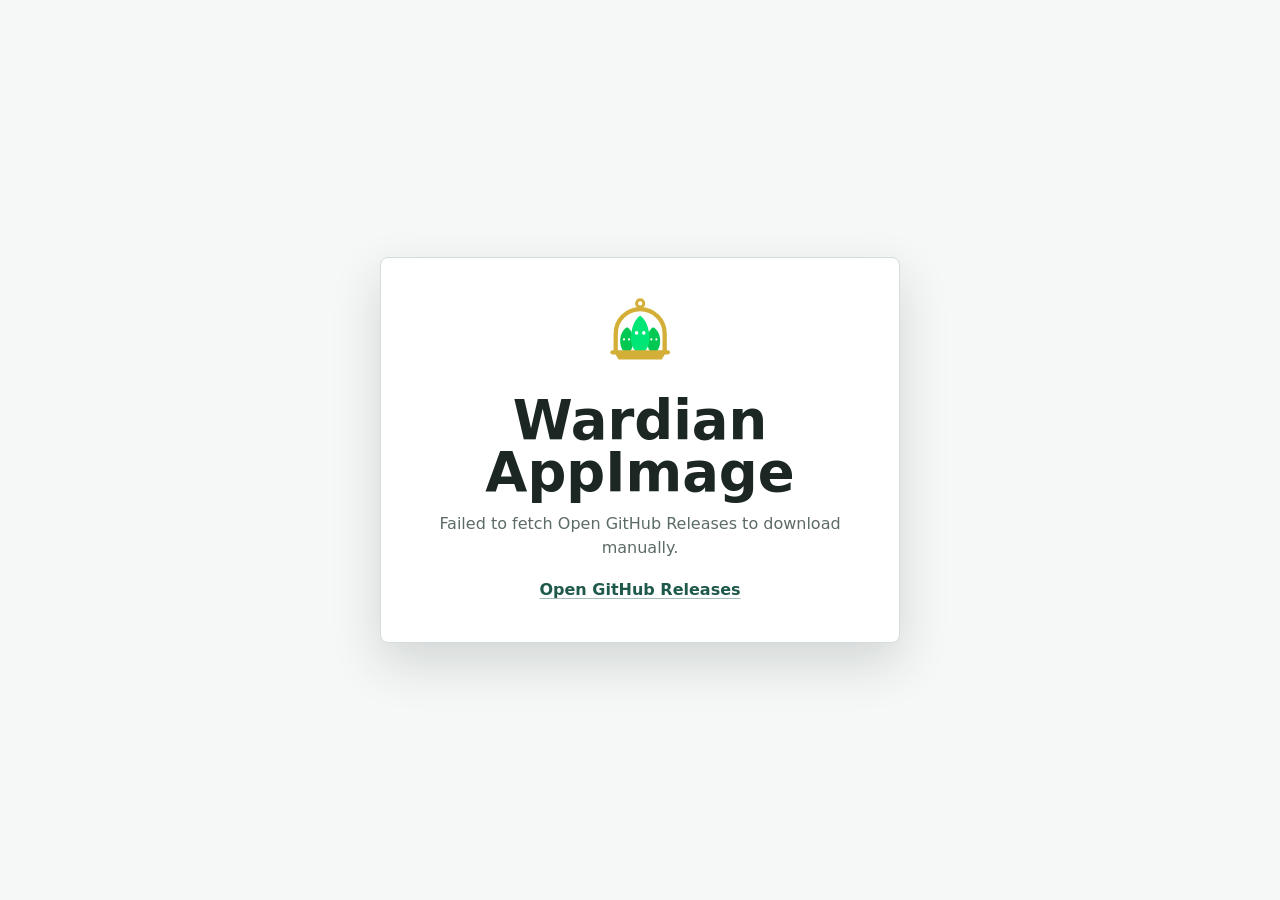
<file: download/linux-appimage/index.html>
<!doctype html>
<html lang="en">
  <head>
    <meta charset="utf-8">
    <meta name="viewport" content="width=device-width, initial-scale=1">
    <meta name="robots" content="noindex">
    <title>Downloading Wardian AppImage</title>
    <link rel="canonical" href="https://wardian.org/download/linux-appimage/">
    <link rel="icon" href="/favicon.svg" type="image/svg+xml">
    <link rel="stylesheet" href="/styles.css">
    <script type="module" src="/assets/download-router.mjs"></script>
  </head>
  <body class="download-page">
    <main class="download-router" data-download-target="linuxAppImage">
      <img src="/assets/wardian-logo.svg" alt="" width="72" height="72">
      <h1>Wardian AppImage</h1>
      <p data-download-status>Preparing your download...</p>
      <a data-download-fallback hidden href="https://github.com/wardian-app/Wardian/releases/latest">
        Open GitHub Releases
      </a>
    </main>
  </body>
</html>
</file>
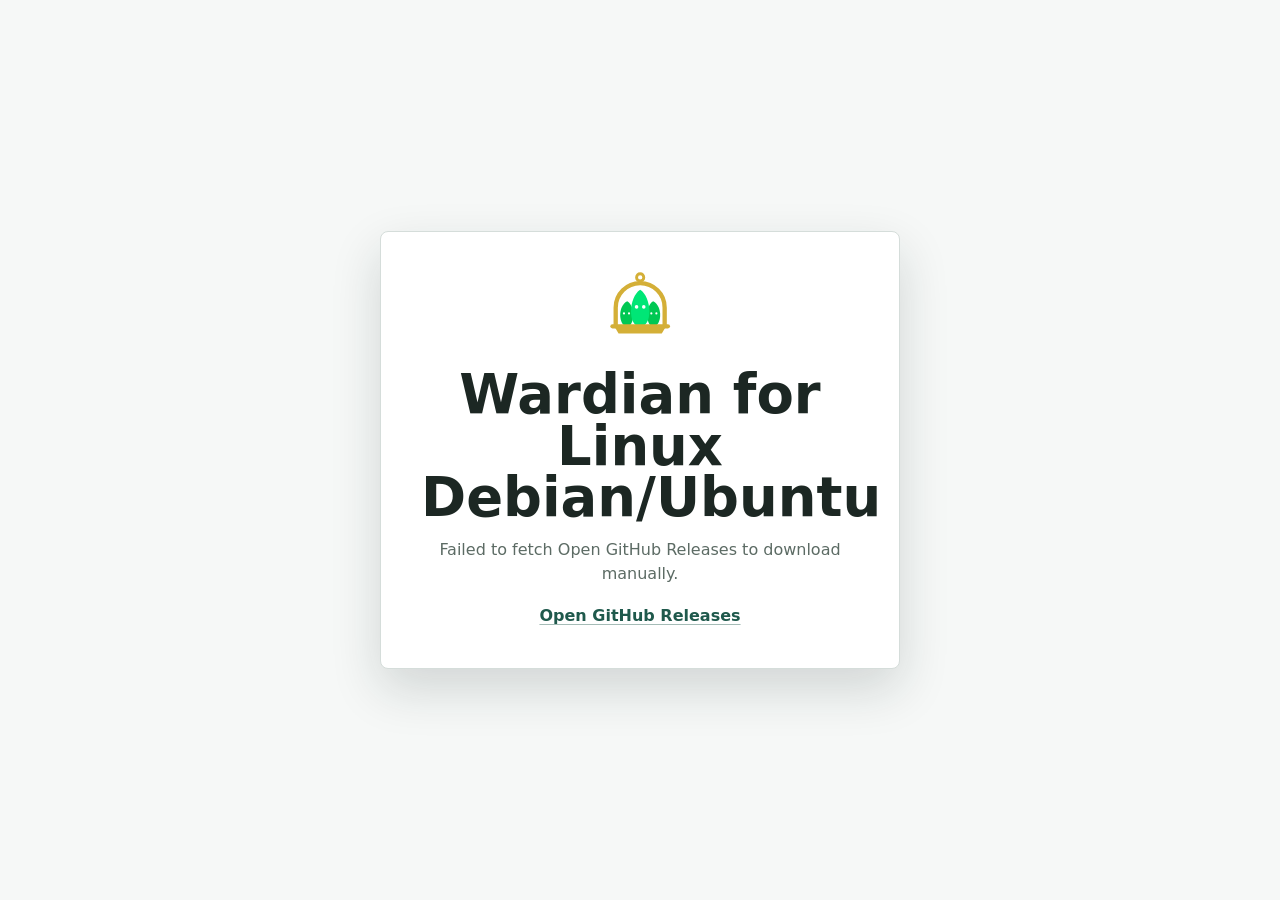
<file: download/linux-deb/index.html>
<!doctype html>
<html lang="en">
  <head>
    <meta charset="utf-8">
    <meta name="viewport" content="width=device-width, initial-scale=1">
    <meta name="robots" content="noindex">
    <title>Downloading Wardian for Linux Debian/Ubuntu</title>
    <link rel="canonical" href="https://wardian.org/download/linux-deb/">
    <link rel="icon" href="/favicon.svg" type="image/svg+xml">
    <link rel="stylesheet" href="/styles.css">
    <script type="module" src="/assets/download-router.mjs"></script>
  </head>
  <body class="download-page">
    <main class="download-router" data-download-target="linuxDeb">
      <img src="/assets/wardian-logo.svg" alt="" width="72" height="72">
      <h1>Wardian for Linux Debian/Ubuntu</h1>
      <p data-download-status>Preparing your download...</p>
      <a data-download-fallback hidden href="https://github.com/wardian-app/Wardian/releases/latest">
        Open GitHub Releases
      </a>
    </main>
  </body>
</html>
</file>
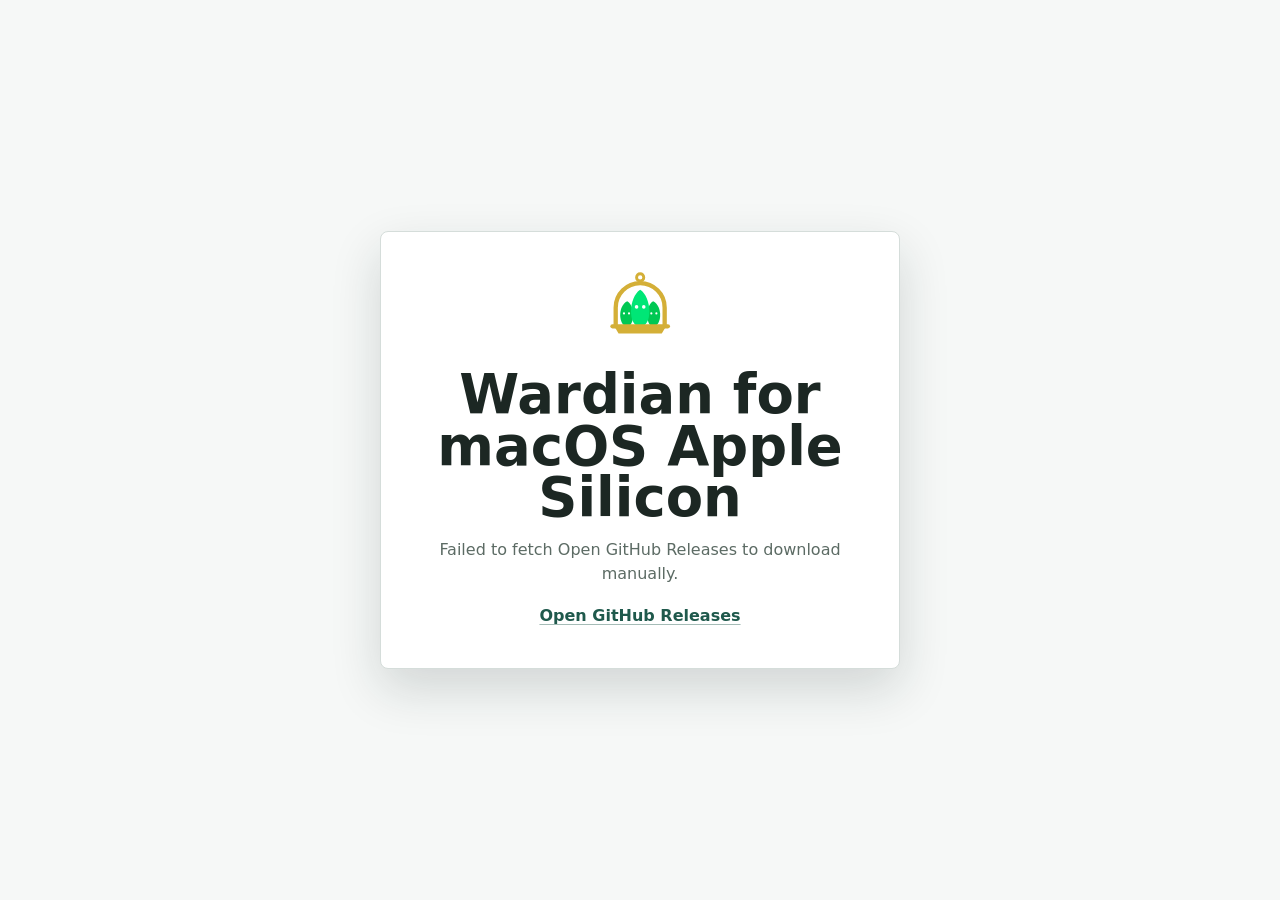
<file: download/macos-apple-silicon/index.html>
<!doctype html>
<html lang="en">
  <head>
    <meta charset="utf-8">
    <meta name="viewport" content="width=device-width, initial-scale=1">
    <meta name="robots" content="noindex">
    <title>Downloading Wardian for macOS Apple Silicon</title>
    <link rel="canonical" href="https://wardian.org/download/macos-apple-silicon/">
    <link rel="icon" href="/favicon.svg" type="image/svg+xml">
    <link rel="stylesheet" href="/styles.css">
    <script type="module" src="/assets/download-router.mjs"></script>
  </head>
  <body class="download-page">
    <main class="download-router" data-download-target="macosApple">
      <img src="/assets/wardian-logo.svg" alt="" width="72" height="72">
      <h1>Wardian for macOS Apple Silicon</h1>
      <p data-download-status>Preparing your download...</p>
      <a data-download-fallback hidden href="https://github.com/wardian-app/Wardian/releases/latest">
        Open GitHub Releases
      </a>
    </main>
  </body>
</html>
</file>
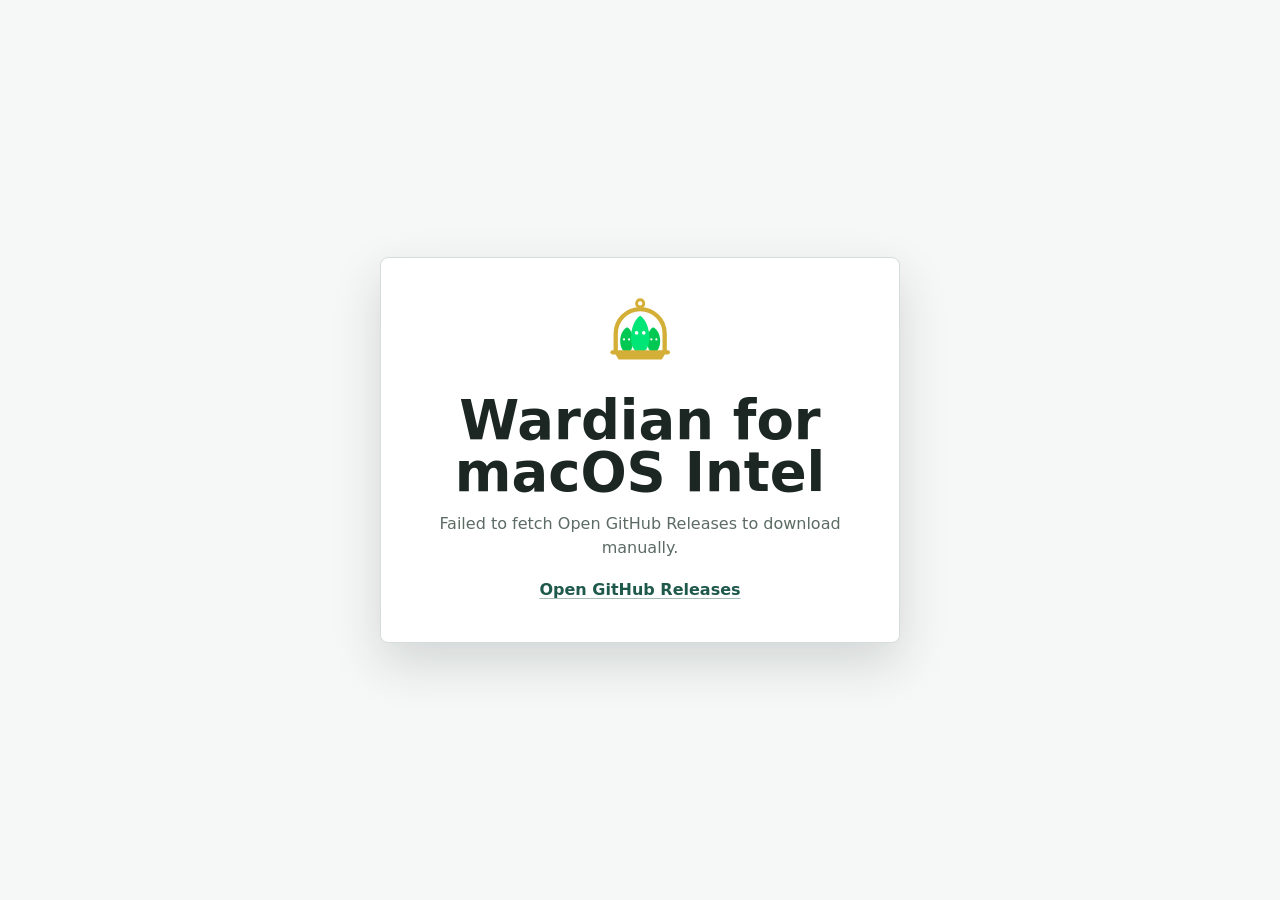
<file: download/macos-intel/index.html>
<!doctype html>
<html lang="en">
  <head>
    <meta charset="utf-8">
    <meta name="viewport" content="width=device-width, initial-scale=1">
    <meta name="robots" content="noindex">
    <title>Downloading Wardian for macOS Intel</title>
    <link rel="canonical" href="https://wardian.org/download/macos-intel/">
    <link rel="icon" href="/favicon.svg" type="image/svg+xml">
    <link rel="stylesheet" href="/styles.css">
    <script type="module" src="/assets/download-router.mjs"></script>
  </head>
  <body class="download-page">
    <main class="download-router" data-download-target="macosIntel">
      <img src="/assets/wardian-logo.svg" alt="" width="72" height="72">
      <h1>Wardian for macOS Intel</h1>
      <p data-download-status>Preparing your download...</p>
      <a data-download-fallback hidden href="https://github.com/wardian-app/Wardian/releases/latest">
        Open GitHub Releases
      </a>
    </main>
  </body>
</html>
</file>
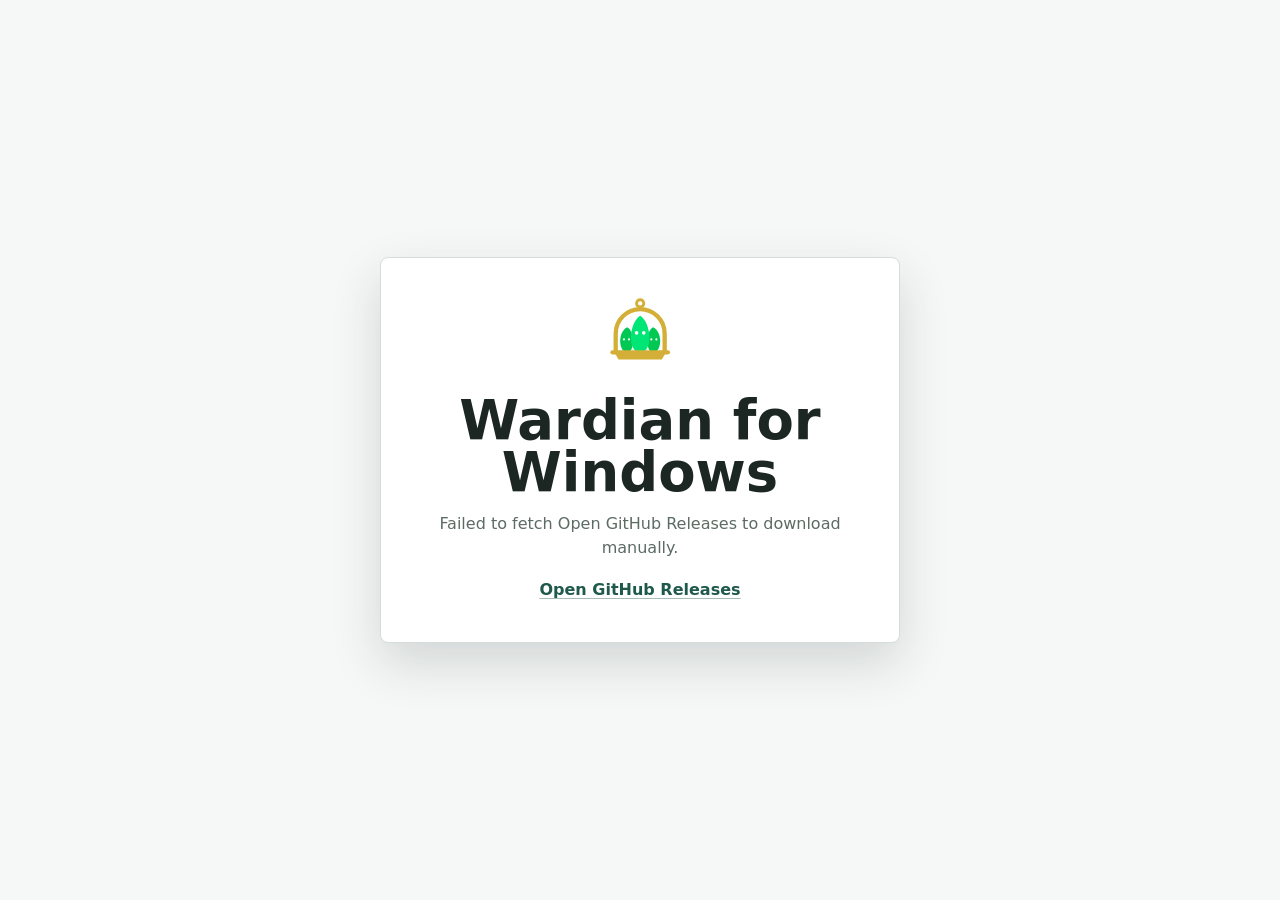
<file: download/windows/index.html>
<!doctype html>
<html lang="en">
  <head>
    <meta charset="utf-8">
    <meta name="viewport" content="width=device-width, initial-scale=1">
    <meta name="robots" content="noindex">
    <title>Downloading Wardian for Windows</title>
    <link rel="canonical" href="https://wardian.org/download/windows/">
    <link rel="icon" href="/favicon.svg" type="image/svg+xml">
    <link rel="stylesheet" href="/styles.css">
    <script type="module" src="/assets/download-router.mjs"></script>
  </head>
  <body class="download-page">
    <main class="download-router" data-download-target="windows">
      <img src="/assets/wardian-logo.svg" alt="" width="72" height="72">
      <h1>Wardian for Windows</h1>
      <p data-download-status>Preparing your download...</p>
      <a data-download-fallback hidden href="https://github.com/wardian-app/Wardian/releases/latest">
        Open GitHub Releases
      </a>
    </main>
  </body>
</html>
</file>
<file: styles.css>
/*
 * Wardian homepage styles.
 *
 * The full light palette is defined on :root. The dark block below overrides
 * only the tokens that change, so every color has exactly one source.
 */

:root {
  color-scheme: light;

  --bg: #f6f8f7;
  --surface: #ffffff;
  --surface-2: #f1f5f3;
  --ink: #1c2723;
  --ink-strong: #12312b;
  --muted: #5c6b64;
  --line: #d5ddda;
  --line-strong: #bcc9c4;

  --accent: #2f6f6a;
  --accent-strong: #1f594c;
  --signal: #8a5d05;

  /* Agent status colors, from the app's semantic theme tokens. */
  --status-idle: #059669;
  --status-processing: #0891b2;
  --status-action: #d97706;
  --status-off: #4b5563;
  --status-error: #dc2626;

  /* Delivery-state diagram accent that is not already a status color. */
  --node-accepted: #2563eb;

  --term-bg: #141c1b;
  --term-ink: #d7e2df;
  --term-dim: #7d8f8a;

  --shadow: 0 20px 50px rgb(20 40 35 / 16%);
  --grid-line: rgb(47 111 106 / 12%);

  font-family:
    Inter, ui-sans-serif, system-ui, -apple-system, BlinkMacSystemFont, "Segoe UI",
    sans-serif;
  --mono:
    "SFMono-Regular", ui-monospace, Consolas, "Liberation Mono", monospace;
}

@media (prefers-color-scheme: dark) {
  :root {
    color-scheme: dark;

    --bg: #141414;
    --surface: #191919;
    --surface-2: #212121;
    --ink: #ececec;
    --ink-strong: #ffffff;
    --muted: #9ba5a1;
    --line: #2f2f2f;
    --line-strong: #3d3d3d;

    --accent: #5fd1c4;
    --accent-strong: #8ae4da;
    --signal: #f2c14e;

    --status-idle: #10b981;
    --status-processing: #22d3ee;
    --status-action: #f59e0b;
    --status-off: #6e7681;
    --status-error: #ef4444;

    --node-accepted: #3b82f6;

    --term-bg: #101010;
    --term-ink: #ececec;
    --term-dim: #8b8b8b;

    --shadow: 0 20px 50px rgb(0 0 0 / 45%);
    --grid-line: rgb(95 209 196 / 10%);
  }
}

* {
  box-sizing: border-box;
}

html {
  background: var(--bg);
  color: var(--ink);
}

body {
  min-width: 320px;
  margin: 0;
  overflow-x: hidden;
  font-size: 16px;
  line-height: 1.5;
}

a {
  color: var(--accent-strong);
  text-decoration-color: color-mix(in srgb, var(--accent-strong) 40%, transparent);
  text-decoration-thickness: 1px;
  text-underline-offset: 0.2em;
}

a:hover {
  color: var(--accent);
}

code {
  font-family: var(--mono);
  font-size: 0.92em;
}

.skip-link {
  position: absolute;
  left: -9999px;
  z-index: 20;
  padding: 12px 18px;
  border-radius: 8px;
  background: var(--surface);
  font-weight: 700;
}

.skip-link:focus {
  left: 16px;
  top: 16px;
}

:focus-visible {
  outline: 2px solid var(--accent);
  outline-offset: 3px;
}

/* --------------------------------------------------------------- header */

.site-header {
  position: sticky;
  top: 0;
  z-index: 10;
  display: flex;
  align-items: center;
  justify-content: space-between;
  gap: 24px;
  min-height: 72px;
  padding: 16px clamp(16px, 5vw, 72px);
  border-bottom: 1px solid var(--line);
  background: color-mix(in srgb, var(--bg) 92%, transparent);
  backdrop-filter: blur(14px);
}

.brand {
  display: inline-flex;
  align-items: center;
  gap: 10px;
  color: var(--ink);
  font-size: 1.04rem;
  font-weight: 700;
  text-decoration: none;
}

.brand-mark {
  width: 34px;
  height: 34px;
  object-fit: contain;
}

.top-nav {
  display: flex;
  flex-wrap: wrap;
  align-items: center;
  gap: clamp(12px, 3vw, 28px);
  color: var(--muted);
  font-size: 0.94rem;
}

.top-nav a {
  color: var(--muted);
  font-weight: 600;
  text-decoration: none;
}

.top-nav a:hover {
  color: var(--ink);
}

/* ----------------------------------------------------------------- hero */

.intro {
  position: relative;
  display: grid;
  padding: clamp(40px, 7vw, 84px) clamp(16px, 5vw, 72px) 56px;
  overflow: hidden;
  isolation: isolate;
  justify-items: center;
  text-align: center;
}

.intro::before {
  position: absolute;
  inset: auto -8vw -22vw auto;
  z-index: -1;
  width: min(760px, 64vw);
  height: min(520px, 50vw);
  border: 1px solid var(--grid-line);
  background:
    linear-gradient(90deg, var(--grid-line) 1px, transparent 1px),
    linear-gradient(0deg, var(--grid-line) 1px, transparent 1px);
  background-size: 42px 42px;
  content: "";
  transform: rotate(-9deg);
}

.intro-copy {
  max-width: 760px;
}

.hero-logo {
  display: block;
  width: clamp(64px, 9vw, 86px);
  height: auto;
  margin: 0 auto 22px;
}

h1,
h2,
h3,
p {
  margin-top: 0;
}

h1 {
  max-width: 10ch;
  margin: 0 auto 18px;
  font-size: clamp(3.2rem, 12vw, 8rem);
  line-height: 0.88;
}

.lede {
  max-width: 770px;
  margin: 0 auto 20px;
  color: var(--ink-strong);
  font-size: clamp(1.3rem, 3vw, 2.15rem);
  line-height: 1.14;
}

.summary {
  max-width: 700px;
  margin: 0 auto 28px;
  color: var(--muted);
  font-size: 1.04rem;
}

.actions {
  display: flex;
  flex-wrap: wrap;
  justify-content: center;
  gap: 12px;
  margin-bottom: 16px;
}

.button {
  display: inline-flex;
  align-items: center;
  justify-content: center;
  min-height: 46px;
  padding: 12px 18px;
  border: 1px solid transparent;
  border-radius: 8px;
  font-weight: 700;
  text-decoration: none;
}

.button.primary {
  background: var(--accent-strong);
  color: #f4fbf7;
}

.button.primary:hover {
  background: var(--accent);
  color: #f4fbf7;
}

@media (prefers-color-scheme: dark) {
  .button.primary,
  .button.primary:hover {
    color: #0d1614;
  }
}

.button.secondary {
  border-color: var(--line-strong);
  background: var(--surface);
  color: var(--ink);
}

.button.secondary:hover {
  border-color: var(--accent);
  color: var(--accent);
}

.support-links {
  display: flex;
  flex-wrap: wrap;
  justify-content: center;
  gap: 10px;
  color: var(--muted);
  font-size: 0.95rem;
}

.product-visual {
  width: min(100%, 1240px);
  margin: clamp(34px, 7vw, 70px) auto 0;
  border: 1px solid var(--line);
  border-radius: 10px;
  background: var(--surface);
  box-shadow: var(--shadow);
  overflow: hidden;
}

.product-visual img {
  display: block;
  width: 100%;
  height: auto;
}

/* ------------------------------------------------------------- features */

.feature {
  padding: clamp(48px, 7vw, 92px) clamp(16px, 5vw, 72px);
  border-top: 1px solid var(--line);
  background: var(--bg);
}

.feature:nth-of-type(even) {
  background: var(--surface-2);
}

.feature-inner {
  display: grid;
  align-items: center;
  gap: clamp(24px, 4vw, 56px);
  grid-template-columns: minmax(0, 0.85fr) minmax(0, 1.15fr);
  max-width: 1180px;
  margin: 0 auto;
}

.feature:nth-of-type(even) .feature-copy {
  order: 2;
}

.feature-copy p {
  max-width: 46ch;
  color: var(--muted);
  font-size: 1.04rem;
}

.feature-eyebrow {
  display: flex;
  align-items: center;
  gap: 10px;
  margin-bottom: 10px;
  color: var(--muted);
  font-size: 0.82rem;
  font-weight: 700;
  letter-spacing: 0.14em;
  text-transform: uppercase;
}

.feature-index {
  color: var(--signal);
  font-family: var(--mono);
  font-size: 0.95rem;
  letter-spacing: 0;
}

.feature-copy h2 {
  margin-bottom: 14px;
  font-size: clamp(1.7rem, 3.6vw, 2.6rem);
  line-height: 1.08;
}

.feature-link {
  display: inline-block;
  font-weight: 700;
}

.feature-link::after {
  content: " \2192";
}

.feature-media {
  position: relative;
  margin: 0;
  border: 1px solid var(--line);
  border-radius: 10px;
  background: var(--surface);
  box-shadow: var(--shadow);
  overflow: hidden;
}

.product-visual.feature-media {
  margin: clamp(34px, 7vw, 70px) auto 0;
}

.feature-media video {
  display: none;
  width: 100%;
  height: auto;
  aspect-ratio: 8 / 5;
  background: var(--surface-2);
}

.js .feature-media video {
  display: block;
}

.feature-media img {
  display: block;
  width: 100%;
  height: auto;
}

.feature-media figcaption {
  padding: 12px 16px;
  border-top: 1px solid var(--line);
  color: var(--muted);
  font-size: 0.9rem;
  text-align: left;
}

.clip-control {
  position: absolute;
  right: 12px;
  bottom: 62px;
  min-height: 34px;
  padding: 6px 14px;
  border: 1px solid var(--line-strong);
  border-radius: 999px;
  background: color-mix(in srgb, var(--surface) 88%, transparent);
  color: var(--ink);
  font: inherit;
  font-size: 0.85rem;
  font-weight: 700;
  cursor: pointer;
}

.clip-control:hover {
  border-color: var(--accent);
  color: var(--accent);
}

/* ------------------------------------------------------------- widgets */

.widget {
  max-width: 1180px;
  margin: clamp(32px, 5vw, 56px) auto 0;
  padding-top: clamp(24px, 4vw, 40px);
  border-top: 1px solid var(--line);
}

.widget h3 {
  margin-bottom: 6px;
  font-size: 1.15rem;
}

.widget-lede {
  max-width: 54ch;
  margin-bottom: 22px;
  color: var(--muted);
  font-size: 0.98rem;
}

.legend-list {
  display: grid;
  gap: 12px;
  grid-template-columns: repeat(auto-fit, minmax(190px, 1fr));
  margin: 0;
  padding: 0;
  list-style: none;
}

.legend-item {
  padding: 14px 16px;
  border: 1px solid var(--line);
  border-left: 4px solid var(--dot);
  border-radius: 8px;
  background: var(--surface);
  transition: opacity 120ms ease, transform 120ms ease, border-color 120ms ease;
}

.legend-item[data-status="idle"] { --dot: var(--status-idle); }
.legend-item[data-status="processing"] { --dot: var(--status-processing); }
.legend-item[data-status="action"] { --dot: var(--status-action); }
.legend-item[data-status="off"] { --dot: var(--status-off); }
.legend-item[data-status="error"] { --dot: var(--status-error); }

.legend-dot {
  display: inline-block;
  width: 10px;
  height: 10px;
  margin-right: 8px;
  border-radius: 50%;
  background: var(--dot);
  vertical-align: middle;
}

.legend-name {
  color: var(--ink);
  font-weight: 700;
}

.legend-note {
  display: block;
  margin-top: 6px;
  color: var(--muted);
  font-size: 0.9rem;
}

.legend-list:hover .legend-item:not(:hover),
.legend-list:focus-within .legend-item:not(:focus-visible) {
  opacity: 0.5;
}

.legend-item:hover,
.legend-item:focus-visible {
  border-color: var(--dot);
  opacity: 1;
  transform: translateY(-2px);
}

.node-map-figure {
  padding: 18px;
  border: 1px solid var(--line);
  border-radius: 10px;
  background: var(--surface);
  overflow-x: auto;
}

.node-diagram {
  display: block;
  width: 100%;
  min-width: 620px;
  height: auto;
}

.node-diagram .edges path {
  fill: none;
  stroke: var(--line-strong);
  stroke-width: 2;
}

.node-diagram .node {
  cursor: default;
  transition: opacity 120ms ease;
}

.node-diagram .node rect {
  fill: color-mix(in srgb, var(--node) 16%, var(--surface));
  stroke: var(--node);
  stroke-width: 1.5;
}

.node-diagram .node text {
  fill: var(--ink);
  font-family: var(--mono);
  font-size: 15px;
  text-anchor: middle;
}

.node-diagram .node .node-sub {
  fill: var(--muted);
  font-size: 12px;
}

.node-diagram .node-queued { --node: var(--status-off); }
.node-diagram .node-accepted { --node: var(--node-accepted); }
.node-diagram .node-started { --node: var(--status-processing); }
.node-diagram .node-completed { --node: var(--status-idle); }
.node-diagram .node-uncertain { --node: var(--status-action); }

.node-diagram .node:hover rect,
.node-diagram .node:focus-visible rect {
  fill: color-mix(in srgb, var(--node) 30%, var(--surface));
  stroke-width: 2.5;
}

.node-diagram .node.is-dimmed {
  opacity: 0.42;
}

.node-caption {
  margin: 16px 0 0;
  color: var(--muted);
  font-size: 0.94rem;
}

/* ------------------------------------------------------------ terminal */

.widget-section .feature-inner {
  align-items: start;
}

/* A widget section leads with the widget itself, so it needs no divider. */
.widget-lead {
  margin-top: 0;
  padding-top: 0;
  border-top: 0;
}

.widget-lead h2 {
  margin-bottom: 14px;
  font-size: clamp(1.7rem, 3.6vw, 2.6rem);
  line-height: 1.08;
}

.widget-lead .widget-lede {
  max-width: 62ch;
  font-size: 1.04rem;
}

.widget-lead .feature-link {
  margin-top: 18px;
}

.terminal {
  border: 1px solid var(--line);
  border-radius: 10px;
  background: var(--term-bg);
  box-shadow: var(--shadow);
  overflow: hidden;
}

.terminal-bar {
  display: flex;
  align-items: center;
  gap: 12px;
  padding: 10px 12px;
  border-bottom: 1px solid rgb(255 255 255 / 10%);
  color: var(--term-dim);
  font-family: var(--mono);
  font-size: 0.82rem;
}

.terminal-dots {
  width: 44px;
  height: 10px;
  background:
    radial-gradient(circle 5px at 5px 5px, #4a5754 100%, transparent 0),
    radial-gradient(circle 5px at 22px 5px, #4a5754 100%, transparent 0),
    radial-gradient(circle 5px at 39px 5px, #4a5754 100%, transparent 0);
}

.terminal-title {
  flex: 1;
}

.terminal-toggle {
  min-height: 30px;
  padding: 4px 14px;
  border: 1px solid rgb(255 255 255 / 22%);
  border-radius: 999px;
  background: transparent;
  color: var(--term-ink);
  font: inherit;
  font-family: var(--mono);
  font-size: 0.8rem;
  cursor: pointer;
}

.terminal-toggle:hover {
  border-color: var(--accent);
  color: var(--accent);
}

.terminal-body {
  margin: 0;
  padding: 18px;
  color: var(--term-ink);
  font-family: var(--mono);
  font-size: 0.82rem;
  line-height: 1.75;
  overflow-x: auto;
  white-space: pre;
  tab-size: 2;
}

.terminal-body .cmd {
  color: var(--accent);
}

.terminal-body .dim {
  color: var(--term-dim);
}

.terminal-body .ok {
  color: var(--status-idle);
}

.terminal-body .warn {
  color: var(--status-action);
}

/* --------------------------------------------------------------- bands */

.content-band,
.links-section {
  padding: clamp(56px, 8vw, 94px) clamp(16px, 5vw, 72px);
  border-top: 1px solid var(--line);
}

.content-band {
  background: var(--surface);
}

.links-section {
  background: var(--bg);
}

.secondary-band {
  background: var(--surface-2);
}

.section-inner {
  max-width: 1120px;
  margin: 0 auto;
  text-align: center;
}

.section-inner > h2 {
  max-width: 720px;
  margin: 0 auto 18px;
  font-size: clamp(1.7rem, 4vw, 2.8rem);
  line-height: 1.06;
}

.section-lede {
  max-width: 720px;
  margin: 0 auto 28px;
  color: var(--muted);
  font-size: 1.04rem;
}

.provider-grid {
  display: grid;
  grid-template-columns: repeat(5, minmax(0, 1fr));
  gap: 14px;
  margin: 0;
  padding: 0;
}

.provider-grid article,
.download-grid article {
  display: grid;
  align-content: start;
  gap: 10px;
  min-height: 152px;
  padding: 18px;
  border: 1px solid var(--line);
  border-radius: 8px;
  background: var(--surface);
  text-align: left;
}

.secondary-band .provider-grid article {
  background: var(--bg);
}

.provider-grid span {
  color: var(--ink-strong);
  font-weight: 800;
}

/* Gemini CLI is supported but unmaintained. The grid would otherwise read as
   six equals, which is the one thing a reader would act on and be wrong. */
.provider-note {
  margin-left: 0.45rem;
  padding: 0.08rem 0.4rem;
  border: 1px solid var(--line);
  border-radius: 999px;
  color: var(--muted);
  font-size: 0.72rem;
  font-style: normal;
  font-weight: 600;
  letter-spacing: 0.02em;
  text-transform: uppercase;
  vertical-align: middle;
}

.provider-grid p,
.download-grid p {
  margin-bottom: 0;
  color: var(--muted);
  font-size: 0.94rem;
}

.downloads-band {
  background: var(--surface);
}

.download-grid {
  display: grid;
  grid-template-columns: repeat(5, minmax(0, 1fr));
  gap: 14px;
}

.download-grid h3 {
  margin-bottom: 0;
  font-size: 1rem;
}

.download-grid code {
  display: block;
  padding: 10px;
  border: 1px solid var(--line);
  border-radius: 6px;
  background: var(--bg);
  color: var(--ink);
  font-size: 0.82rem;
  overflow-wrap: anywhere;
}

/* The card itself is now the anchor, so this can no longer target `a`: it
   would set the weight and alignment of every line inside the card. The call
   to action carries them instead. */
.download-grid .download-cta {
  align-self: end;
  font-weight: 700;
}

.download-note {
  max-width: 760px;
  margin: 24px auto 0;
  color: var(--muted);
  font-size: 0.94rem;
}

.resource-list {
  display: grid;
  gap: 1px;
  margin: 0;
  padding: 0;
  border: 1px solid var(--line);
  border-radius: 8px;
  background: var(--line);
  overflow: hidden;
  list-style: none;
  text-align: left;
}

.resource-list li {
  display: grid;
  grid-template-columns: minmax(160px, 0.42fr) minmax(0, 1fr);
  gap: 20px;
  padding: 18px 20px;
  background: var(--surface);
}

.resource-list span {
  color: var(--muted);
  font-weight: 700;
}

.resource-list a {
  overflow-wrap: anywhere;
  font-weight: 700;
}

.site-footer {
  display: flex;
  flex-wrap: wrap;
  justify-content: space-between;
  gap: 12px;
  padding: 24px clamp(16px, 5vw, 72px);
  border-top: 1px solid var(--line);
  color: var(--muted);
  font-size: 0.94rem;
}

.site-footer span:first-child {
  color: var(--ink);
  font-weight: 800;
}

/* ------------------------------------------------------- download pages */

.download-page {
  display: grid;
  min-height: 100vh;
  place-items: center;
  padding: 24px;
  background: var(--bg);
}

.download-router {
  width: min(100%, 520px);
  padding: 40px;
  border: 1px solid var(--line);
  border-radius: 8px;
  background: var(--surface);
  box-shadow: var(--shadow);
  text-align: center;
}

.download-router img {
  width: 72px;
  height: auto;
  margin-bottom: 18px;
}

.download-router h1 {
  max-width: none;
  margin-bottom: 14px;
  font-size: clamp(2.2rem, 7vw, 3.4rem);
  line-height: 0.95;
}

.download-router p {
  margin-bottom: 18px;
  color: var(--muted);
}

.download-router a {
  font-weight: 800;
}

/* ---------------------------------------------------------- responsive */

@media (max-width: 980px) {
  .feature-inner {
    grid-template-columns: minmax(0, 1fr);
  }

  .feature:nth-of-type(even) .feature-copy {
    order: 0;
  }

  .provider-grid,
  .download-grid {
    grid-template-columns: repeat(2, minmax(0, 1fr));
  }
}

@media (max-width: 860px) {
  .site-header {
    position: static;
    flex-wrap: wrap;
  }
}

@media (max-width: 620px) {
  .top-nav {
    width: 100%;
    gap: 14px;
  }

  .button {
    width: 100%;
  }

  .provider-grid,
  .download-grid {
    grid-template-columns: minmax(0, 1fr);
  }

  .resource-list li {
    grid-template-columns: minmax(0, 1fr);
    gap: 6px;
  }

  .node-map-figure {
    padding: 12px;
  }

  .clip-control {
    bottom: 70px;
  }
}

@media (prefers-reduced-motion: reduce) {
  * {
    animation-duration: 0.01ms !important;
    animation-iteration-count: 1 !important;
    transition-duration: 0.01ms !important;
    scroll-behavior: auto !important;
  }
}

/* --------------------------------------------------------------------------
   Clip sections stack, so the clip gets the full column.

   These are recordings of a desktop interface. In the two-column layout a
   1280px capture was displayed at roughly 630px, which halves 12px interface
   labels into something nobody can read. Giving the clip the whole width puts
   it back near 1:1 at desktop sizes, which is the only thing that actually
   fixes legibility -- a sharper encode of a picture scaled to 0.4x is still
   unreadable.
   -------------------------------------------------------------------------- */
.feature[data-clip] .feature-inner {
  grid-template-columns: minmax(0, 1fr);
  gap: clamp(20px, 3vw, 30px);
  max-width: 1280px;
}

/* Alternating sides only makes sense side by side; stacked, the copy leads. */
.feature[data-clip]:nth-of-type(even) .feature-copy {
  order: 0;
}

.feature[data-clip] .feature-copy {
  max-width: 68ch;
}

.feature[data-clip] .feature-copy p {
  max-width: 68ch;
}

/* --------------------------------------------------------------------------
   Stored memory record
   -------------------------------------------------------------------------- */
.record {
  display: grid;
  gap: 14px;
  padding: 20px;
  border: 1px solid var(--line);
  border-radius: 10px;
  background: var(--surface);
  box-shadow: var(--shadow);
}

.record-head {
  display: flex;
  flex-wrap: wrap;
  gap: 8px;
  align-items: center;
  font-family: var(--mono, ui-monospace, SFMono-Regular, Menlo, Consolas, monospace);
  font-size: 0.82rem;
}

.record-id {
  padding: 2px 8px;
  border-radius: 999px;
  background: var(--surface-2);
  color: var(--text);
}

.record-scope,
.record-rev {
  padding: 2px 8px;
  border: 1px solid var(--line);
  border-radius: 999px;
  color: var(--muted);
}

.record-text {
  margin: 0;
  font-size: 1.05rem;
  line-height: 1.5;
  color: var(--text);
}

.record-evidence {
  display: grid;
  gap: 6px;
  padding: 12px 14px;
  border-left: 3px solid var(--accent);
  border-radius: 0 8px 8px 0;
  background: var(--surface-2);
}

.record-label {
  font-size: 0.72rem;
  font-weight: 600;
  letter-spacing: 0.08em;
  text-transform: uppercase;
  color: var(--muted);
}

.record-evidence blockquote {
  margin: 0;
  font-style: italic;
  color: var(--text);
}

.record-history {
  display: grid;
  gap: 8px;
  margin: 0;
  padding: 0;
  list-style: none;
  font-size: 0.9rem;
}

.record-history li {
  display: flex;
  flex-wrap: wrap;
  gap: 10px;
  align-items: baseline;
  color: var(--muted);
}

.record-rev-tag {
  flex: none;
  font-family: var(--mono, ui-monospace, SFMono-Regular, Menlo, Consolas, monospace);
  font-size: 0.78rem;
  color: var(--muted);
}

.record-history .is-current .record-note,
.record-history .is-current .record-rev-tag {
  color: var(--text);
  font-weight: 600;
}

/* --------------------------------------------------------------------------
   Download platform marks
   -------------------------------------------------------------------------- */
.download-grid h3 {
  display: flex;
  gap: 10px;
  align-items: center;
}

.dl-icon {
  flex: none;
  width: 22px;
  height: 22px;
  color: var(--accent);
  fill: currentColor;
}

/* --------------------------------------------------------------------------
   Privacy
   -------------------------------------------------------------------------- */
.privacy-band .section-inner {
  text-align: center;
}

.privacy-grid {
  display: grid;
  gap: 18px;
  grid-template-columns: repeat(auto-fit, minmax(260px, 1fr));
  margin-top: clamp(24px, 4vw, 38px);
  text-align: left;
}

.privacy-grid article {
  display: grid;
  align-content: start;
  gap: 10px;
  padding: 20px;
  border: 1px solid var(--line);
  border-radius: 10px;
  background: var(--surface);
}

.privacy-grid h3 {
  margin: 0;
  font-size: 1.02rem;
}

.privacy-grid p {
  margin: 0;
  color: var(--muted);
  font-size: 0.97rem;
  line-height: 1.6;
}

.privacy-note {
  margin-top: clamp(20px, 3vw, 28px);
  color: var(--muted);
  font-size: 0.95rem;
}

/* --------------------------------------------------------------------------
   Footer
   -------------------------------------------------------------------------- */
.site-footer {
  display: grid;
  gap: 22px;
  padding: clamp(36px, 6vw, 60px) clamp(20px, 5vw, 48px) clamp(28px, 4vw, 40px);
  border-top: 1px solid var(--line);
  background: var(--surface-2);
}

.footer-inner {
  display: grid;
  gap: clamp(28px, 5vw, 56px);
  grid-template-columns: minmax(0, 1fr);
  max-width: 1180px;
  margin: 0 auto;
  width: 100%;
}

@media (min-width: 820px) {
  .footer-inner {
    grid-template-columns: minmax(0, 1fr) minmax(0, 1.6fr);
    align-items: start;
  }
}

.footer-brand {
  display: flex;
  gap: 12px;
  align-items: flex-start;
}

.footer-mark {
  flex: none;
}

.footer-name {
  margin: 0;
  font-weight: 600;
  color: var(--text);
}

.footer-tag {
  margin: 4px 0 0;
  max-width: 34ch;
  color: var(--muted);
  font-size: 0.92rem;
}

.footer-links {
  display: grid;
  gap: 24px;
  grid-template-columns: repeat(auto-fit, minmax(150px, 1fr));
}

.footer-links h2 {
  margin: 0 0 10px;
  font-size: 0.76rem;
  font-weight: 600;
  letter-spacing: 0.09em;
  text-transform: uppercase;
  color: var(--muted);
}

.footer-links ul {
  display: grid;
  gap: 7px;
  margin: 0;
  padding: 0;
  list-style: none;
}

.footer-links a {
  color: var(--text);
  font-size: 0.94rem;
  text-decoration: none;
}

.footer-links a:hover,
.footer-links a:focus-visible {
  text-decoration: underline;
}

.footer-legal {
  max-width: 1180px;
  width: 100%;
  margin: 0 auto;
  padding-top: 18px;
  border-top: 1px solid var(--line);
  color: var(--muted);
  font-size: 0.88rem;
}

/* --------------------------------------------------------------------------
   Remote: phone-shaped stills

   These are real captures of the mobile surface rather than a clip. The remote
   shell talks to the desktop over a socket instead of the app's IPC, so the
   fixtures the other clips are recorded against cannot drive it.
   -------------------------------------------------------------------------- */
.phones {
  display: flex;
  gap: clamp(16px, 3vw, 28px);
  align-items: flex-start;
  justify-content: center;
}

.phone {
  display: grid;
  gap: 10px;
  margin: 0;
  max-width: 260px;
}

.phone img {
  display: block;
  width: 100%;
  height: auto;
  border: 1px solid var(--line);
  border-radius: 18px;
  background: var(--surface);
  box-shadow: var(--shadow);
}

.phone figcaption {
  color: var(--muted);
  font-size: 0.86rem;
  text-align: center;
}

/* The second phone is context, not the subject: smaller and set back. */
.phone-secondary {
  max-width: 208px;
  margin-top: clamp(18px, 4vw, 44px);
}

@media (max-width: 560px) {
  .phones {
    flex-direction: column;
    align-items: center;
  }

  .phone-secondary {
    margin-top: 0;
  }
}

/* --------------------------------------------------------------------------
   FAQ
   -------------------------------------------------------------------------- */
.faq-list {
  display: grid;
  gap: 10px;
  max-width: 820px;
  margin: clamp(24px, 4vw, 36px) auto 0;
  text-align: left;
}

.faq-list details {
  border: 1px solid var(--line);
  border-radius: 10px;
  background: var(--surface);
}

.faq-list summary {
  padding: 15px 18px;
  cursor: pointer;
  font-weight: 600;
  color: var(--text);
  list-style: none;
}

.faq-list summary::-webkit-details-marker {
  display: none;
}

/* A caret the browser does not draw for us, rotated when the entry is open. */
.faq-list summary::after {
  content: "";
  float: right;
  width: 8px;
  height: 8px;
  margin-top: 6px;
  border-right: 2px solid var(--muted);
  border-bottom: 2px solid var(--muted);
  transform: rotate(45deg);
  transition: transform 120ms ease;
}

.faq-list details[open] summary::after {
  transform: rotate(-135deg);
}

.faq-list summary:focus-visible {
  outline: 2px solid var(--accent);
  outline-offset: -2px;
  border-radius: 10px;
}

.faq-list details p {
  margin: 0;
  padding: 0 18px 16px;
  max-width: 72ch;
  color: var(--muted);
  line-height: 1.65;
}

@media (prefers-reduced-motion: reduce) {
  .faq-list summary::after {
    transition: none;
  }
}

/* --------------------------------------------------------------------------
   Downloads: the whole card is the target

   A card with a small text link inside it gives a large obvious box that does
   nothing and a short line of text that does the work. The card is now the
   anchor, so the hit area matches what the card looks like it is.
   -------------------------------------------------------------------------- */
.download-card {
  display: grid;
  align-content: start;
  gap: 8px;
  min-height: 152px;
  padding: 18px;
  border: 1px solid var(--line);
  border-radius: 8px;
  background: var(--surface);
  color: var(--text);
  text-align: left;
  text-decoration: none;
  transition: border-color 120ms ease, box-shadow 120ms ease, transform 120ms ease;
}

.download-card:hover,
.download-card:focus-visible {
  border-color: var(--accent);
  box-shadow: var(--shadow);
  transform: translateY(-2px);
}

.download-card:focus-visible {
  outline: 2px solid var(--accent);
  outline-offset: 2px;
}

.download-head {
  display: flex;
  gap: 10px;
  align-items: center;
}

.download-name {
  font-weight: 600;
  font-size: 1.02rem;
}

.download-desc {
  color: var(--muted);
  font-size: 0.94rem;
}

.download-cta {
  align-self: end;
  margin-top: 4px;
  color: var(--accent);
  font-weight: 600;
  font-size: 0.94rem;
}

.download-arrow {
  display: inline-block;
  transition: transform 120ms ease;
}

.download-card:hover .download-arrow,
.download-card:focus-visible .download-arrow {
  transform: translateX(3px);
}

@media (prefers-reduced-motion: reduce) {
  .download-card,
  .download-arrow {
    transition: none;
  }

  .download-card:hover,
  .download-card:focus-visible {
    transform: none;
  }
}


/* Headings wrap to two lines on the longer platform names, so the cards
   stretch to a common height rather than stair-stepping. */
.download-grid {
  align-items: stretch;
}
</file>
